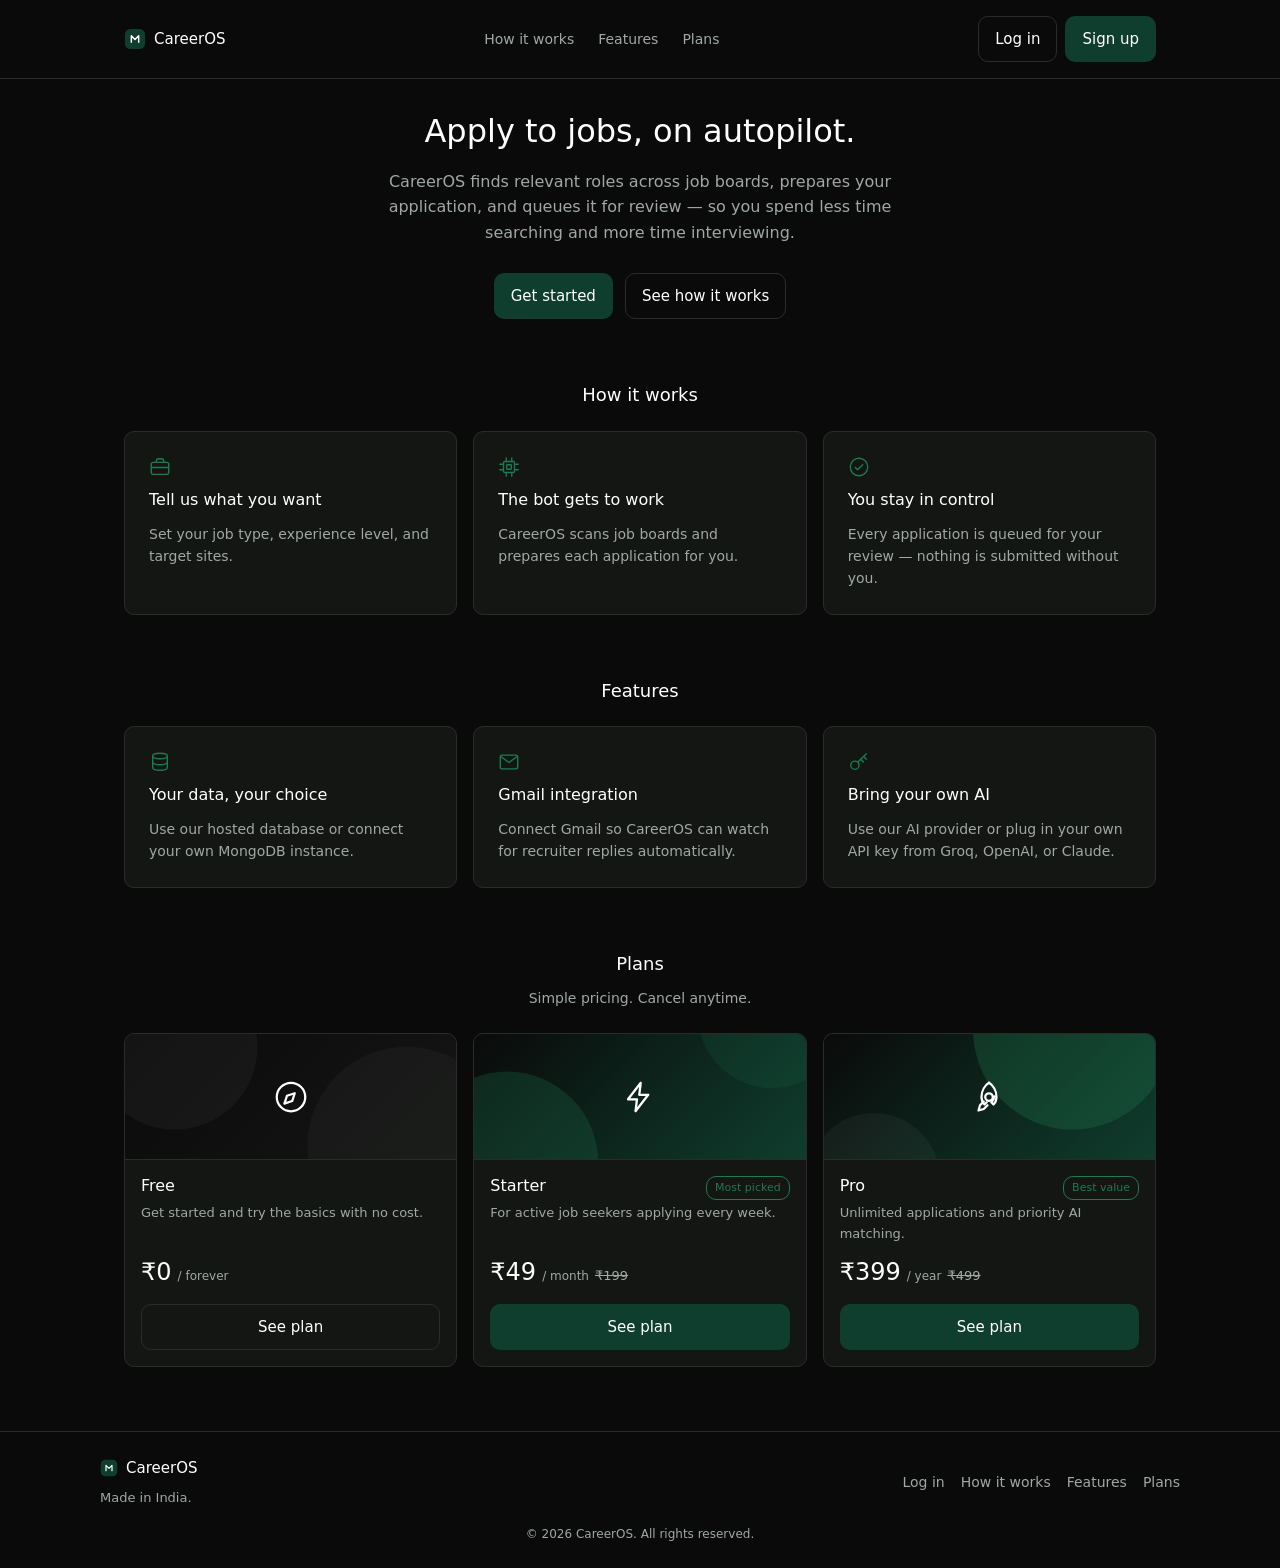
<file: index.html>
<!DOCTYPE html>
<html lang="en">
<head>
  <meta charset="UTF-8" />
  <meta name="viewport" content="width=device-width, initial-scale=1.0" />
  <title>CareerOS — Apply to jobs on autopilot</title>
  <link rel="icon" type="image/x-icon" href="assets/favicon/favicon.ico" />
  <link rel="icon" type="image/png" sizes="32x32" href="assets/favicon/favicon-32x32.png" />
  <link rel="icon" type="image/png" sizes="16x16" href="assets/favicon/favicon-16x16.png" />
  <link rel="apple-touch-icon" sizes="180x180" href="assets/favicon/apple-touch-icon.png" />
  <link rel="manifest" href="assets/favicon/site.webmanifest" />
  <meta name="theme-color" content="#0F3D2E" />
  <meta name="description" content="CareerOS automates your job search — apply to roles across LinkedIn, Indeed, Naukri and more, track every application, and never miss a recruiter reply." />
  <meta property="og:type" content="website" />
  <meta property="og:site_name" content="CareerOS" />
  <meta property="og:title" content="CareerOS — Apply to jobs on autopilot" />
  <meta property="og:description" content="Automate your job search, track applications in real time, and catch every recruiter reply — all from one dashboard." />
  <meta property="og:image" content="assets/favicon/android-chrome-512x512.png" />
  <meta name="twitter:card" content="summary" />
  <meta name="twitter:title" content="CareerOS — Apply to jobs on autopilot" />
  <meta name="twitter:description" content="Automate your job search, track applications in real time, and catch every recruiter reply." />
  <meta name="twitter:image" content="assets/favicon/android-chrome-512x512.png" />
  <link rel="stylesheet" href="css/tokens.css" />
  <link rel="stylesheet" href="css/global.css" />
  <link rel="stylesheet" href="css/home.css" />
</head>
<body>
  <!-- Top nav -->
  <header class="top-nav">
    <div class="top-nav__inner">
      <a class="top-nav__logo" href="index.html">
        <img src="assets/logo.svg" alt="CareerOS" width="22" height="22" />
        <span>CareerOS</span>
      </a>
      <nav class="top-nav__links">
        <a href="#how-it-works">How it works</a>
        <a href="#features">Features</a>
        <a href="#plans">Plans</a>
      </nav>
      <div class="top-nav__auth">
        <a class="btn btn-secondary top-nav__cta" href="auth/login.html">Log in</a>
        <a class="btn btn-primary top-nav__cta" href="auth/login.html#signup">Sign up</a>
      </div>
    </div>
  </header>

  <!-- Hero -->
  <main>
    <section class="hero">
      <h1>Apply to jobs, on autopilot.</h1>
      <p class="hero__subtitle">
        CareerOS finds relevant roles across job boards, prepares your application, and
        queues it for review — so you spend less time searching and more time interviewing.
      </p>
      <div class="hero__actions">
        <a class="btn btn-primary" href="auth/login.html#signup">Get started</a>
        <a class="btn btn-secondary" href="#how-it-works">See how it works</a>
      </div>
    </section>

    <!-- How it works -->
    <section class="section" id="how-it-works">
      <h2>How it works</h2>
      <div class="steps-grid">
        <div class="card step-card">
          <span class="step-card__icon" data-icon="briefcase"></span>
          <h3>Tell us what you want</h3>
          <p>Set your job type, experience level, and target sites.</p>
        </div>
        <div class="card step-card">
          <span class="step-card__icon" data-icon="cpu"></span>
          <h3>The bot gets to work</h3>
          <p>CareerOS scans job boards and prepares each application for you.</p>
        </div>
        <div class="card step-card">
          <span class="step-card__icon" data-icon="check-circle"></span>
          <h3>You stay in control</h3>
          <p>Every application is queued for your review — nothing is submitted without you.</p>
        </div>
      </div>
    </section>

    <!-- Features -->
    <section class="section" id="features">
      <h2>Features</h2>
      <div class="features-grid">
        <div class="card feature-card">
          <span class="feature-card__icon" data-icon="database"></span>
          <h3>Your data, your choice</h3>
          <p>Use our hosted database or connect your own MongoDB instance.</p>
        </div>
        <div class="card feature-card">
          <span class="feature-card__icon" data-icon="mail"></span>
          <h3>Gmail integration</h3>
          <p>Connect Gmail so CareerOS can watch for recruiter replies automatically.</p>
        </div>
        <div class="card feature-card">
          <span class="feature-card__icon" data-icon="key"></span>
          <h3>Bring your own AI</h3>
          <p>Use our AI provider or plug in your own API key from Groq, OpenAI, or Claude.</p>
        </div>
      </div>
    </section>

    <!-- Plans -->
    <section class="section" id="plans">
      <h2>Plans</h2>
      <p class="plans-subtitle">Simple pricing. Cancel anytime.</p>

      <div class="plans-grid">
        <!-- Free -->
        <div class="plan-card">
          <div class="plan-card__art plan-card__art--free">
            <svg viewBox="0 0 200 120" class="plan-card__pattern" preserveAspectRatio="xMidYMid slice">
              <circle cx="30" cy="30" r="50" fill="rgba(255,255,255,0.04)" />
              <circle cx="170" cy="90" r="60" fill="rgba(255,255,255,0.03)" />
            </svg>
            <span class="plan-card__icon" data-icon="compass"></span>
          </div>
          <div class="plan-card__body">
            <h3>Free</h3>
            <p class="plan-card__desc">Get started and try the basics with no cost.</p>
            <div class="plan-card__price">
              <span class="plan-card__amount">₹0</span>
              <span class="plan-card__period">/ forever</span>
            </div>
            <a class="btn btn-secondary plan-card__cta" href="payment/plans.html?plan=free">See plan</a>
          </div>
        </div>

        <!-- 49 plan -->
        <div class="plan-card">
          <div class="plan-card__art plan-card__art--starter">
            <svg viewBox="0 0 200 120" class="plan-card__pattern" preserveAspectRatio="xMidYMid slice">
              <circle cx="20" cy="100" r="55" fill="rgba(31,122,82,0.25)" />
              <circle cx="180" cy="10" r="45" fill="rgba(31,122,82,0.15)" />
            </svg>
            <span class="plan-card__icon" data-icon="zap"></span>
          </div>
          <div class="plan-card__body">
            <div class="plan-card__badge">Most picked</div>
            <h3>Starter</h3>
            <p class="plan-card__desc">For active job seekers applying every week.</p>
            <div class="plan-card__price">
              <span class="plan-card__amount">₹49</span>
              <span class="plan-card__period">/ month</span>
              <span class="plan-card__strike">₹199</span>
            </div>
            <a class="btn btn-primary plan-card__cta" href="payment/plans.html?plan=starter">See plan</a>
          </div>
        </div>

        <!-- 399 plan -->
        <div class="plan-card">
          <div class="plan-card__art plan-card__art--pro">
            <svg viewBox="0 0 200 120" class="plan-card__pattern" preserveAspectRatio="xMidYMid slice">
              <circle cx="150" cy="20" r="60" fill="rgba(31,122,82,0.3)" />
              <circle cx="30" cy="110" r="40" fill="rgba(255,255,255,0.04)" />
            </svg>
            <span class="plan-card__icon" data-icon="rocket"></span>
          </div>
          <div class="plan-card__body">
            <div class="plan-card__badge">Best value</div>
            <h3>Pro</h3>
            <p class="plan-card__desc">Unlimited applications and priority AI matching.</p>
            <div class="plan-card__price">
              <span class="plan-card__amount">₹399</span>
              <span class="plan-card__period">/ year</span>
              <span class="plan-card__strike">₹499</span>
            </div>
            <a class="btn btn-primary plan-card__cta" href="payment/plans.html?plan=pro">See plan</a>
          </div>
        </div>
      </div>
    </section>
  </main>

  <!-- Footer -->
  <footer class="site-footer">
    <div class="site-footer__inner">
      <div class="site-footer__brand">
        <span class="top-nav__logo">
          <img src="assets/logo.svg" alt="CareerOS" width="18" height="18" />
          <span>CareerOS</span>
        </span>
        <p>Made in India.</p>
      </div>
      <div class="site-footer__links">
        <a href="auth/login.html">Log in</a>
        <a href="#how-it-works">How it works</a>
        <a href="#features">Features</a>
        <a href="#plans">Plans</a>
      </div>
    </div>
    <p class="site-footer__copyright">© 2026 CareerOS. All rights reserved.</p>
  </footer>

  <script type="module" src="js/pages/home.js"></script>
</body>
</html>
</file>
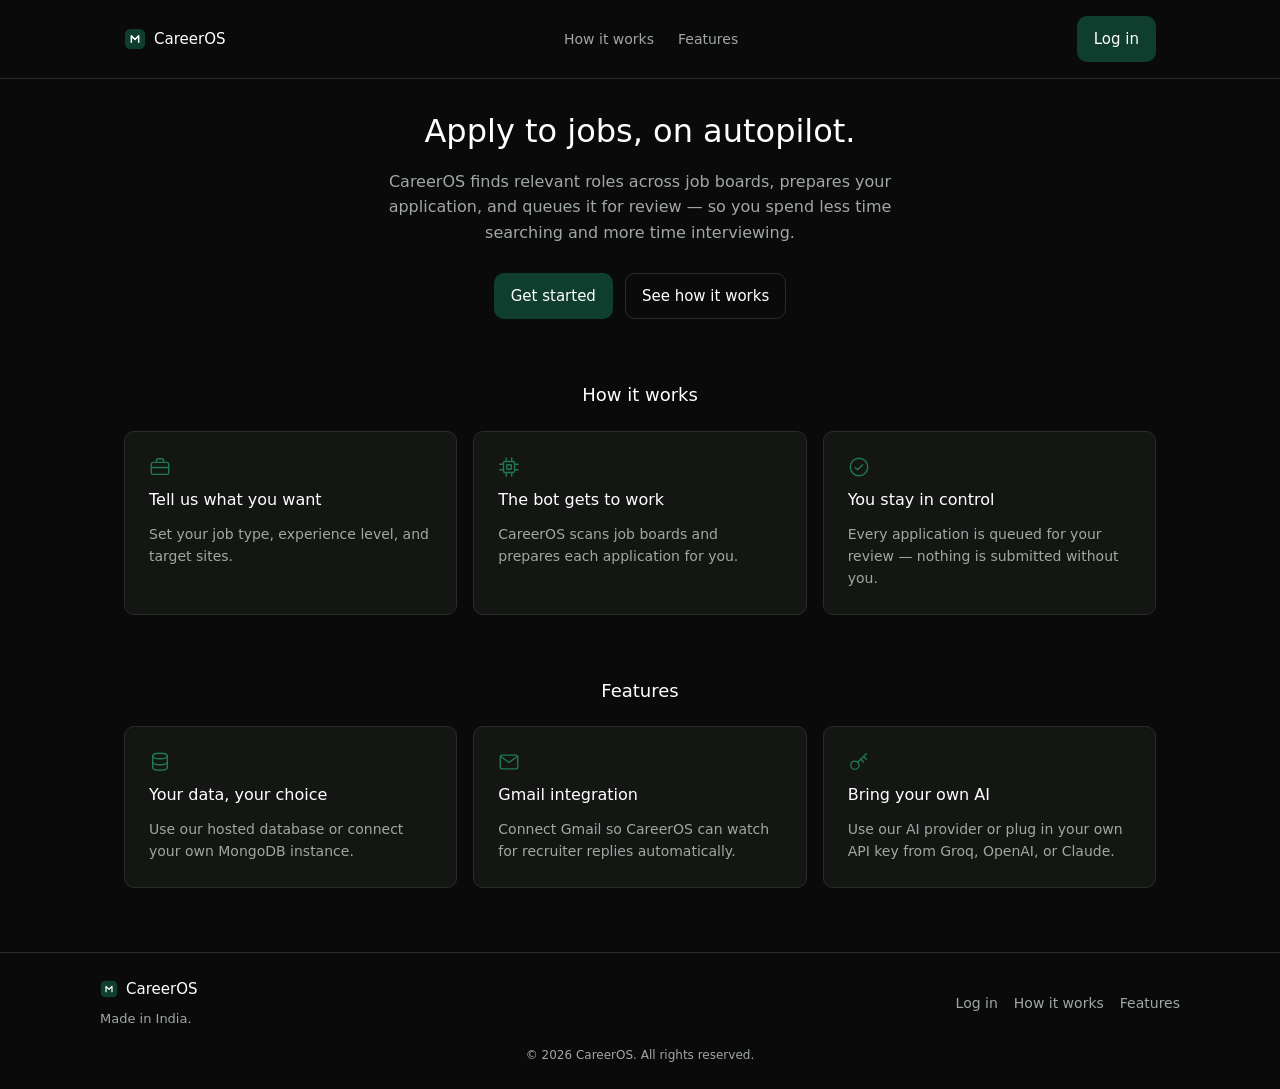
<file: home.html>
<!DOCTYPE html>
<html lang="en">
<head>
  <meta charset="UTF-8" />
  <meta name="viewport" content="width=device-width, initial-scale=1.0" />
  <title>CareerOS — Apply to jobs on autopilot</title>
  <link rel="stylesheet" href="css/tokens.css" />
  <link rel="stylesheet" href="css/global.css" />
  <link rel="stylesheet" href="css/home.css" />
</head>
<body>
  <!-- Top nav -->
  <header class="top-nav">
    <div class="top-nav__inner">
      <a class="top-nav__logo" href="home.html">
        <img src="assets/logo.svg" alt="CareerOS" width="22" height="22" />
        <span>CareerOS</span>
      </a>
      <nav class="top-nav__links">
        <a href="#how-it-works">How it works</a>
        <a href="#features">Features</a>
      </nav>
      <a class="btn btn-primary top-nav__cta" href="index.html">Log in</a>
    </div>
  </header>

  <!-- Hero -->
  <main>
    <section class="hero">
      <h1>Apply to jobs, on autopilot.</h1>
      <p class="hero__subtitle">
        CareerOS finds relevant roles across job boards, prepares your application, and
        queues it for review — so you spend less time searching and more time interviewing.
      </p>
      <div class="hero__actions">
        <a class="btn btn-primary" href="index.html">Get started</a>
        <a class="btn btn-secondary" href="#how-it-works">See how it works</a>
      </div>
    </section>

    <!-- How it works -->
    <section class="section" id="how-it-works">
      <h2>How it works</h2>
      <div class="steps-grid">
        <div class="card step-card">
          <span class="step-card__icon" data-icon="briefcase"></span>
          <h3>Tell us what you want</h3>
          <p>Set your job type, experience level, and target sites.</p>
        </div>
        <div class="card step-card">
          <span class="step-card__icon" data-icon="cpu"></span>
          <h3>The bot gets to work</h3>
          <p>CareerOS scans job boards and prepares each application for you.</p>
        </div>
        <div class="card step-card">
          <span class="step-card__icon" data-icon="check-circle"></span>
          <h3>You stay in control</h3>
          <p>Every application is queued for your review — nothing is submitted without you.</p>
        </div>
      </div>
    </section>

    <!-- Features -->
    <section class="section" id="features">
      <h2>Features</h2>
      <div class="features-grid">
        <div class="card feature-card">
          <span class="feature-card__icon" data-icon="database"></span>
          <h3>Your data, your choice</h3>
          <p>Use our hosted database or connect your own MongoDB instance.</p>
        </div>
        <div class="card feature-card">
          <span class="feature-card__icon" data-icon="mail"></span>
          <h3>Gmail integration</h3>
          <p>Connect Gmail so CareerOS can watch for recruiter replies automatically.</p>
        </div>
        <div class="card feature-card">
          <span class="feature-card__icon" data-icon="key"></span>
          <h3>Bring your own AI</h3>
          <p>Use our AI provider or plug in your own API key from Groq, OpenAI, or Claude.</p>
        </div>
      </div>
    </section>
  </main>

  <!-- Footer -->
  <footer class="site-footer">
    <div class="site-footer__inner">
      <div class="site-footer__brand">
        <span class="top-nav__logo">
          <img src="assets/logo.svg" alt="CareerOS" width="18" height="18" />
          <span>CareerOS</span>
        </span>
        <p>Made in India.</p>
      </div>
      <div class="site-footer__links">
        <a href="index.html">Log in</a>
        <a href="#how-it-works">How it works</a>
        <a href="#features">Features</a>
      </div>
    </div>
    <p class="site-footer__copyright">© 2026 CareerOS. All rights reserved.</p>
  </footer>

  <script type="module" src="js/pages/home.js"></script>
</body>
</html>
</file>
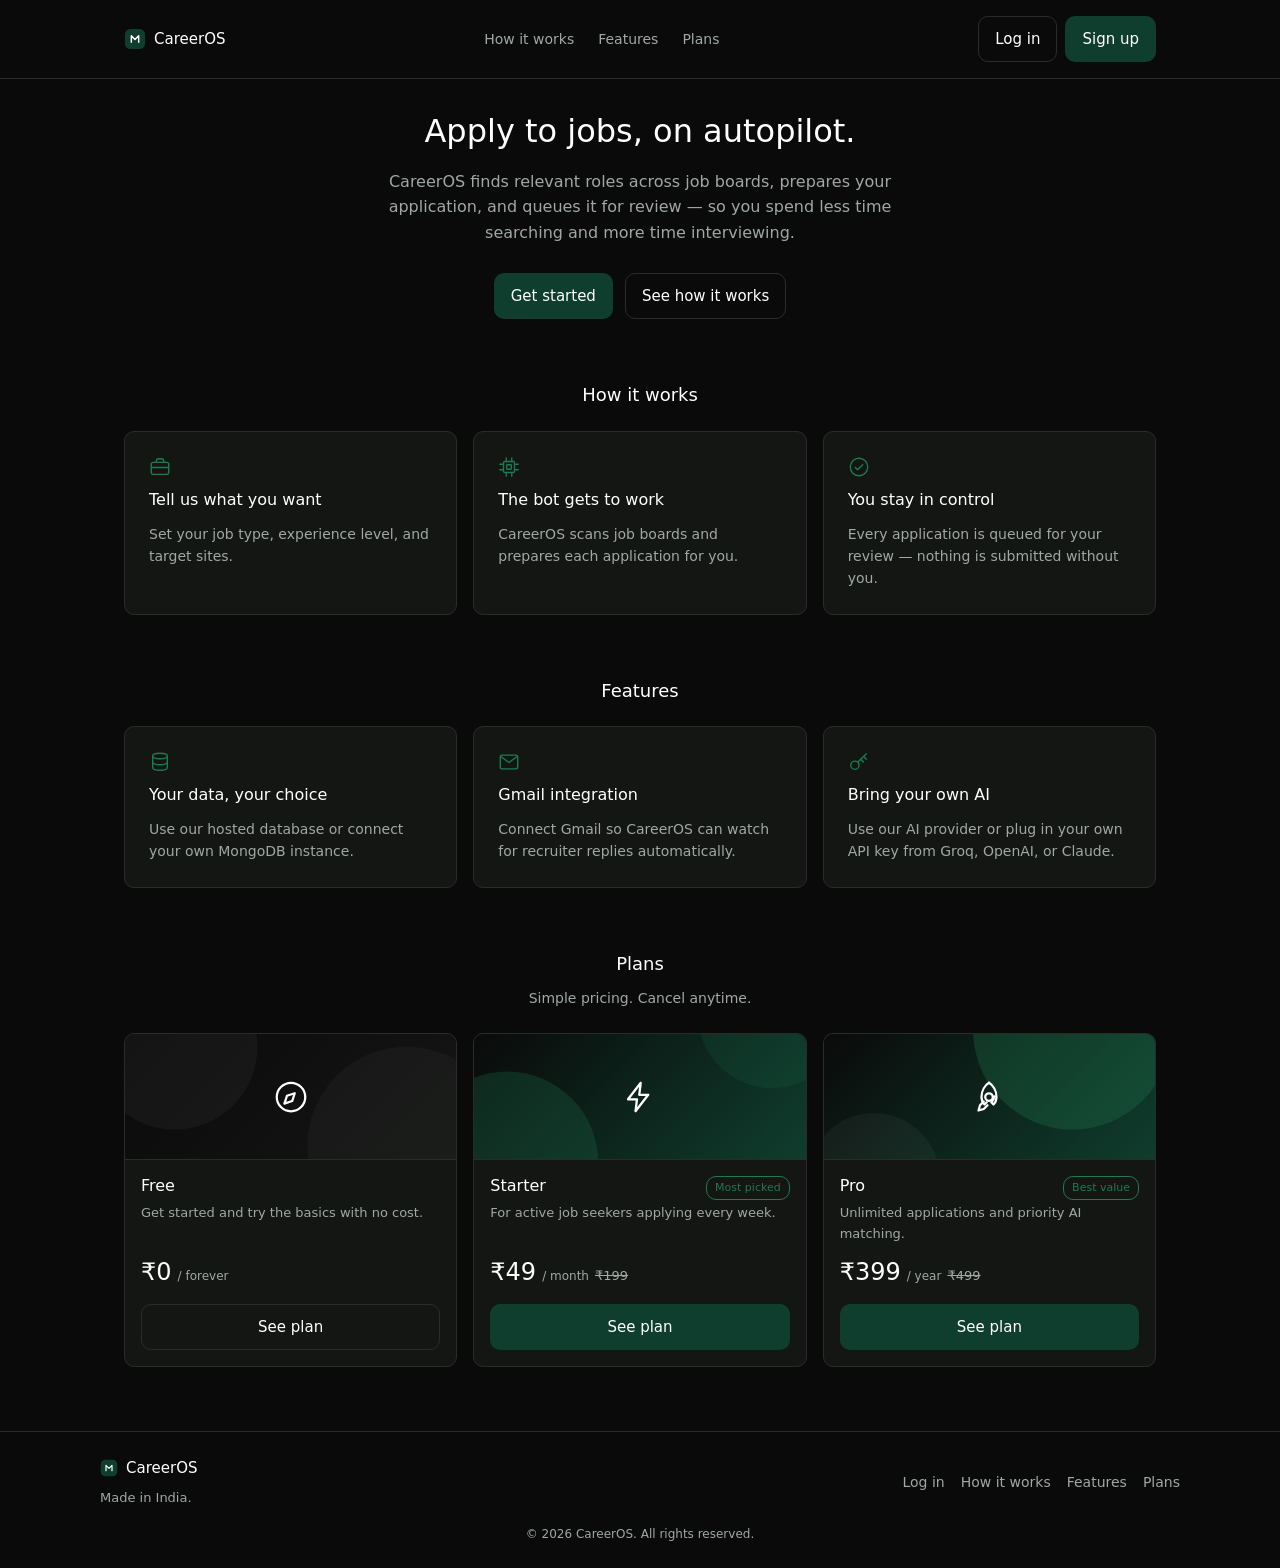
<file: app/app.html>
<!DOCTYPE html>
<html lang="en">
<head>
  <meta charset="UTF-8" />
  <meta name="viewport" content="width=device-width, initial-scale=1.0" />
  <title>CareerOS</title>
  <link rel="icon" type="image/x-icon" href="../assets/favicon/favicon.ico" />
  <link rel="icon" type="image/png" sizes="32x32" href="../assets/favicon/favicon-32x32.png" />
  <link rel="icon" type="image/png" sizes="16x16" href="../assets/favicon/favicon-16x16.png" />
  <link rel="apple-touch-icon" sizes="180x180" href="../assets/favicon/apple-touch-icon.png" />
  <link rel="manifest" href="../assets/favicon/site.webmanifest" />
  <meta name="theme-color" content="#0F3D2E" />
  <meta name="description" content="CareerOS automates your job search — apply to roles across LinkedIn, Indeed, Naukri and more, track every application, and never miss a recruiter reply." />
  <meta property="og:type" content="website" />
  <meta property="og:site_name" content="CareerOS" />
  <meta property="og:title" content="CareerOS — Apply to jobs on autopilot" />
  <meta property="og:description" content="Automate your job search, track applications in real time, and catch every recruiter reply — all from one dashboard." />
  <meta property="og:image" content="../assets/favicon/android-chrome-512x512.png" />
  <meta name="twitter:card" content="summary" />
  <meta name="twitter:title" content="CareerOS — Apply to jobs on autopilot" />
  <meta name="twitter:description" content="Automate your job search, track applications in real time, and catch every recruiter reply." />
  <meta name="twitter:image" content="../assets/favicon/android-chrome-512x512.png" />
  <link rel="stylesheet" href="../css/tokens.css" />
  <link rel="stylesheet" href="../css/global.css" />
  <link rel="stylesheet" href="../css/dashboard.css" />
  <link rel="stylesheet" href="../css/job-request.css" />
  <link rel="stylesheet" href="../css/chat.css?v=1783772172" />
  <link rel="stylesheet" href="../css/settings.css" />
  <link rel="stylesheet" href="../css/profile.css" />
</head>
<body>
  <div class="page-layout" id="page-layout">
    <!-- Sidebar rendered once by sidebar.js — never re-rendered on navigation -->

    <main class="page-layout__main">
      <div id="view-root"></div>
    </main>
  </div>

  <script type="module" src="../js/app.js"></script>
</body>
</html>
</file>
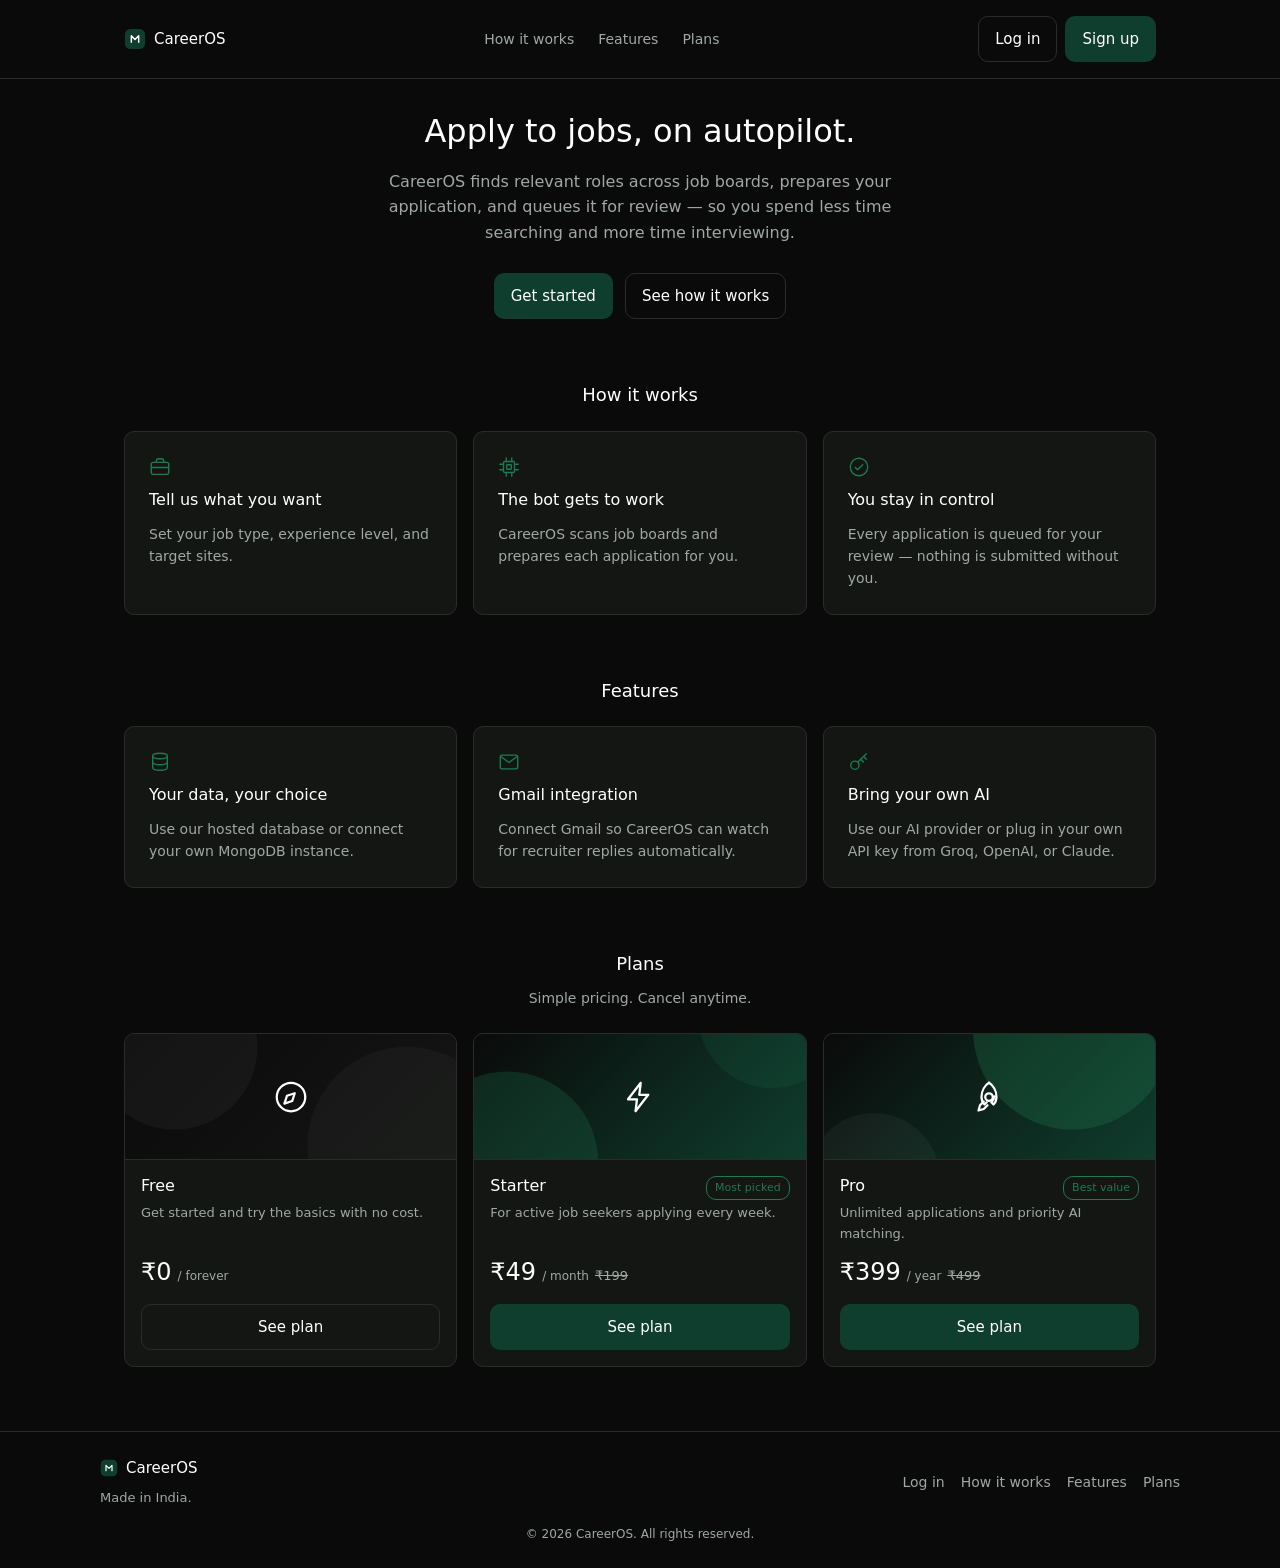
<file: app/dashboard.html>
<!DOCTYPE html>
<html lang="en">
<head>
  <meta charset="UTF-8" />
  <meta http-equiv="refresh" content="0; url=app.html#/dashboard" />
  <title>CareerOS</title>
  <link rel="icon" type="image/x-icon" href="../assets/favicon/favicon.ico" />
  <link rel="icon" type="image/png" sizes="32x32" href="../assets/favicon/favicon-32x32.png" />
  <link rel="icon" type="image/png" sizes="16x16" href="../assets/favicon/favicon-16x16.png" />
  <link rel="apple-touch-icon" sizes="180x180" href="../assets/favicon/apple-touch-icon.png" />
  <link rel="manifest" href="../assets/favicon/site.webmanifest" />
  <meta name="theme-color" content="#0F3D2E" />
  <meta name="description" content="CareerOS automates your job search — apply to roles across LinkedIn, Indeed, Naukri and more, track every application, and never miss a recruiter reply." />
  <meta property="og:type" content="website" />
  <meta property="og:site_name" content="CareerOS" />
  <meta property="og:title" content="CareerOS — Apply to jobs on autopilot" />
  <meta property="og:description" content="Automate your job search, track applications in real time, and catch every recruiter reply — all from one dashboard." />
  <meta property="og:image" content="../assets/favicon/android-chrome-512x512.png" />
  <meta name="twitter:card" content="summary" />
  <meta name="twitter:title" content="CareerOS — Apply to jobs on autopilot" />
  <meta name="twitter:description" content="Automate your job search, track applications in real time, and catch every recruiter reply." />
  <meta name="twitter:image" content="../assets/favicon/android-chrome-512x512.png" />
</head>
<body>
  <script>window.location.replace('app.html#/dashboard');</script>
</body>
</html>
</file>
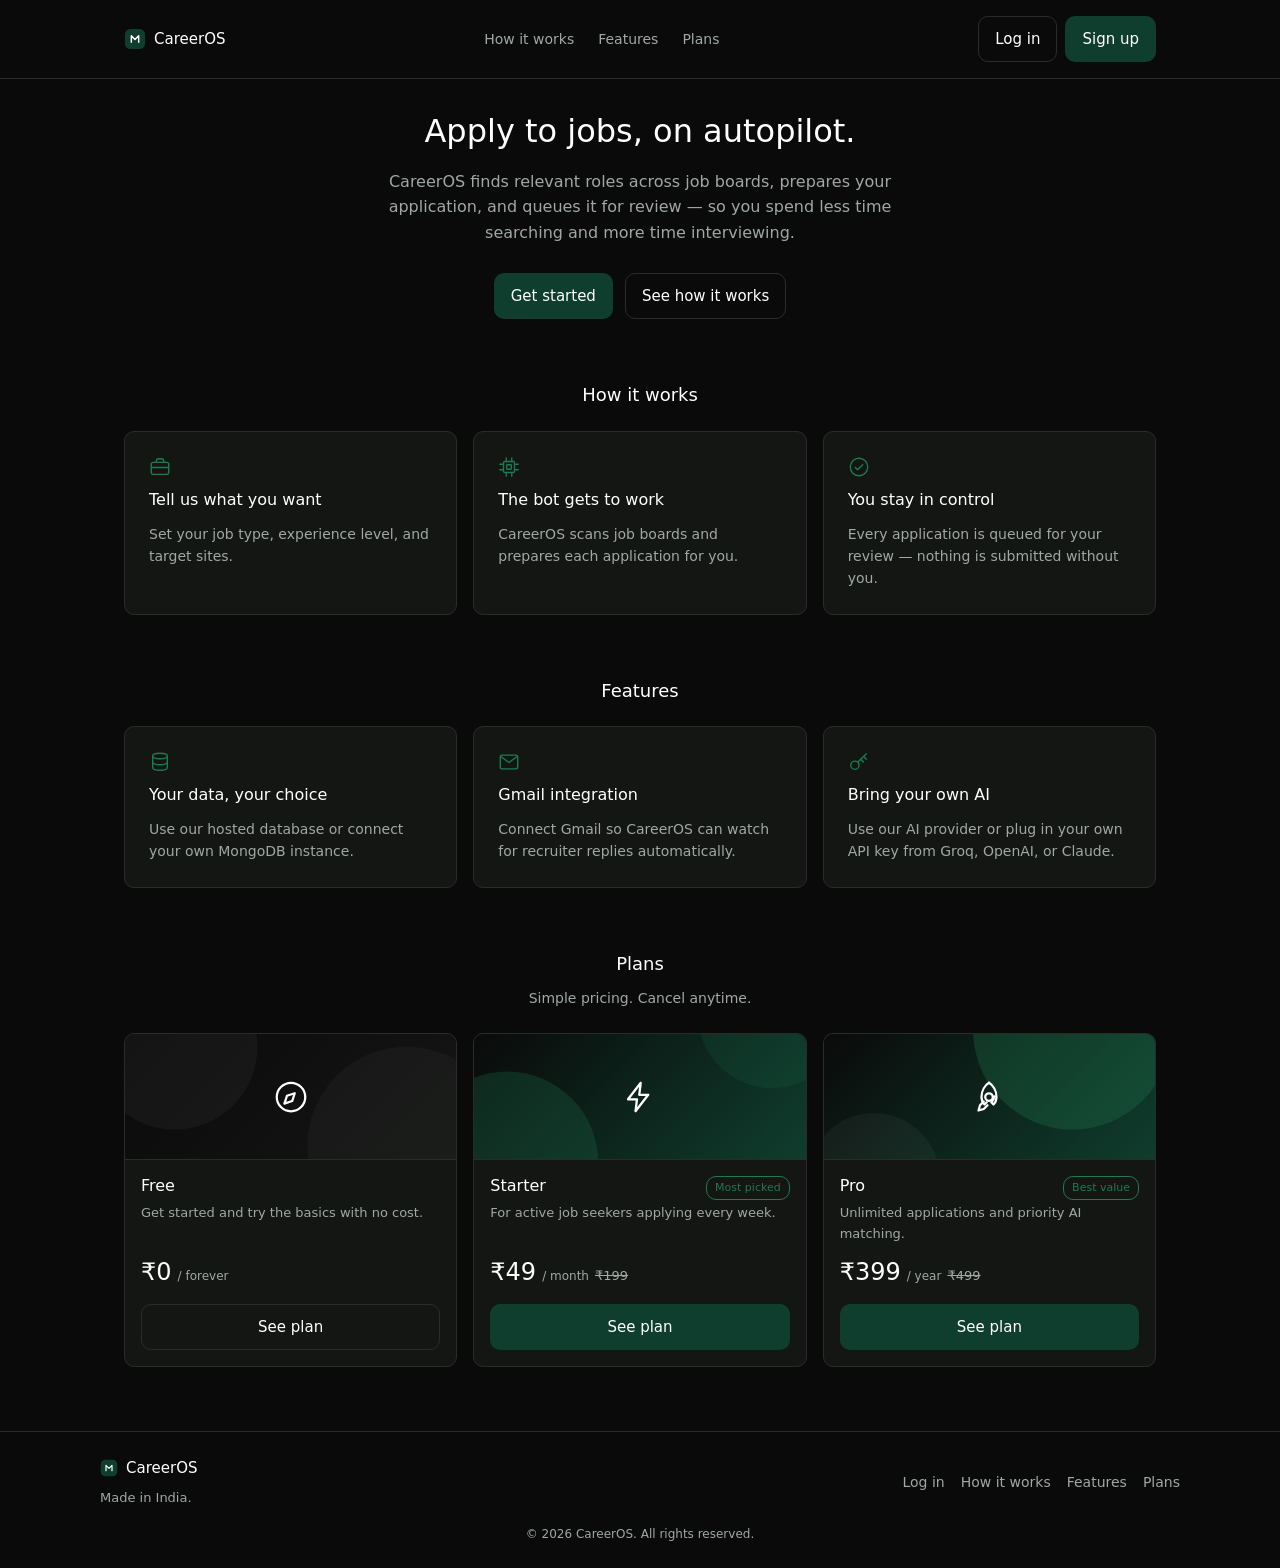
<file: app/job-request.html>
<!DOCTYPE html>
<html lang="en">
<head>
  <meta charset="UTF-8" />
  <meta http-equiv="refresh" content="0; url=app.html#/job-request" />
  <title>CareerOS</title>
  <link rel="icon" type="image/x-icon" href="../assets/favicon/favicon.ico" />
  <link rel="icon" type="image/png" sizes="32x32" href="../assets/favicon/favicon-32x32.png" />
  <link rel="icon" type="image/png" sizes="16x16" href="../assets/favicon/favicon-16x16.png" />
  <link rel="apple-touch-icon" sizes="180x180" href="../assets/favicon/apple-touch-icon.png" />
  <link rel="manifest" href="../assets/favicon/site.webmanifest" />
  <meta name="theme-color" content="#0F3D2E" />
  <meta name="description" content="CareerOS automates your job search — apply to roles across LinkedIn, Indeed, Naukri and more, track every application, and never miss a recruiter reply." />
  <meta property="og:type" content="website" />
  <meta property="og:site_name" content="CareerOS" />
  <meta property="og:title" content="CareerOS — Apply to jobs on autopilot" />
  <meta property="og:description" content="Automate your job search, track applications in real time, and catch every recruiter reply — all from one dashboard." />
  <meta property="og:image" content="../assets/favicon/android-chrome-512x512.png" />
  <meta name="twitter:card" content="summary" />
  <meta name="twitter:title" content="CareerOS — Apply to jobs on autopilot" />
  <meta name="twitter:description" content="Automate your job search, track applications in real time, and catch every recruiter reply." />
  <meta name="twitter:image" content="../assets/favicon/android-chrome-512x512.png" />
</head>
<body>
  <script>window.location.replace('app.html#/job-request');</script>
</body>
</html>
</file>
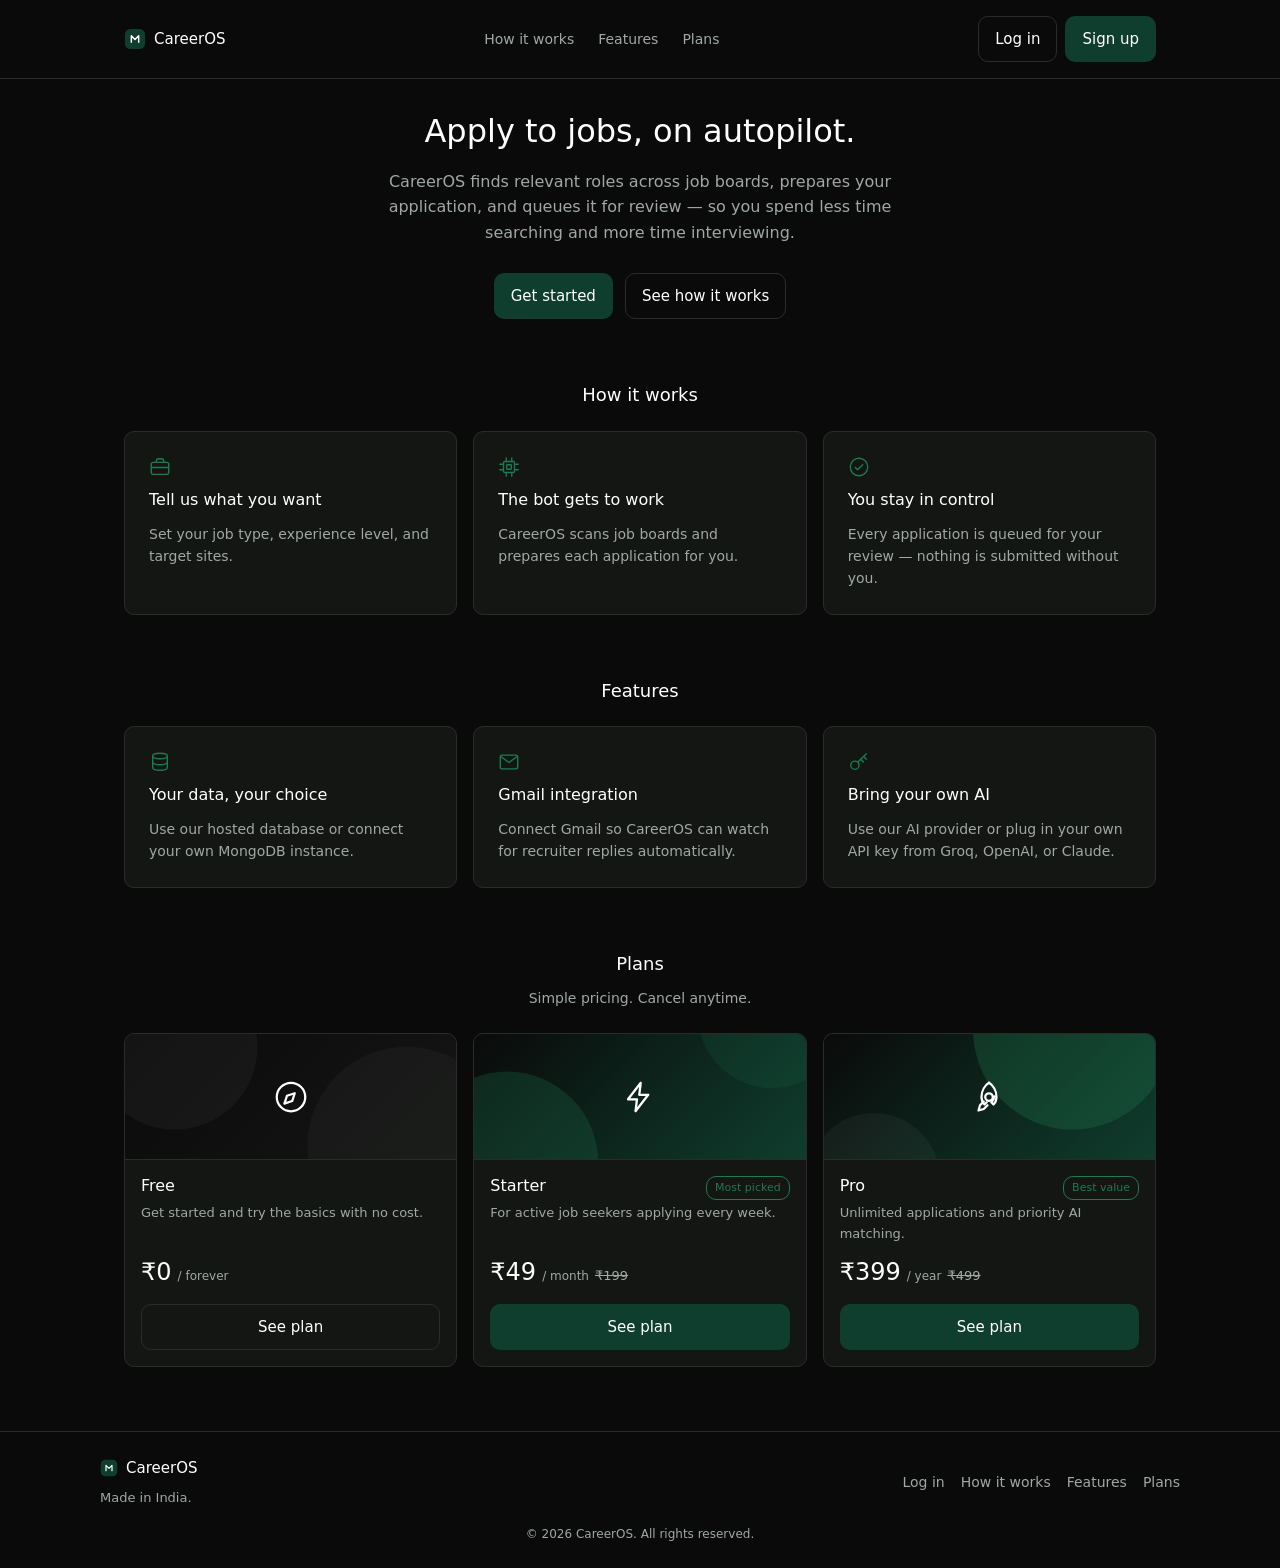
<file: app/settings.html>
<!DOCTYPE html>
<html lang="en">
<head>
  <meta charset="UTF-8" />
  <meta http-equiv="refresh" content="0; url=app.html#/settings" />
  <title>CareerOS</title>
  <link rel="icon" type="image/x-icon" href="../assets/favicon/favicon.ico" />
  <link rel="icon" type="image/png" sizes="32x32" href="../assets/favicon/favicon-32x32.png" />
  <link rel="icon" type="image/png" sizes="16x16" href="../assets/favicon/favicon-16x16.png" />
  <link rel="apple-touch-icon" sizes="180x180" href="../assets/favicon/apple-touch-icon.png" />
  <link rel="manifest" href="../assets/favicon/site.webmanifest" />
  <meta name="theme-color" content="#0F3D2E" />
  <meta name="description" content="CareerOS automates your job search — apply to roles across LinkedIn, Indeed, Naukri and more, track every application, and never miss a recruiter reply." />
  <meta property="og:type" content="website" />
  <meta property="og:site_name" content="CareerOS" />
  <meta property="og:title" content="CareerOS — Apply to jobs on autopilot" />
  <meta property="og:description" content="Automate your job search, track applications in real time, and catch every recruiter reply — all from one dashboard." />
  <meta property="og:image" content="../assets/favicon/android-chrome-512x512.png" />
  <meta name="twitter:card" content="summary" />
  <meta name="twitter:title" content="CareerOS — Apply to jobs on autopilot" />
  <meta name="twitter:description" content="Automate your job search, track applications in real time, and catch every recruiter reply." />
  <meta name="twitter:image" content="../assets/favicon/android-chrome-512x512.png" />
</head>
<body>
  <script>window.location.replace('app.html#/settings');</script>
</body>
</html>
</file>
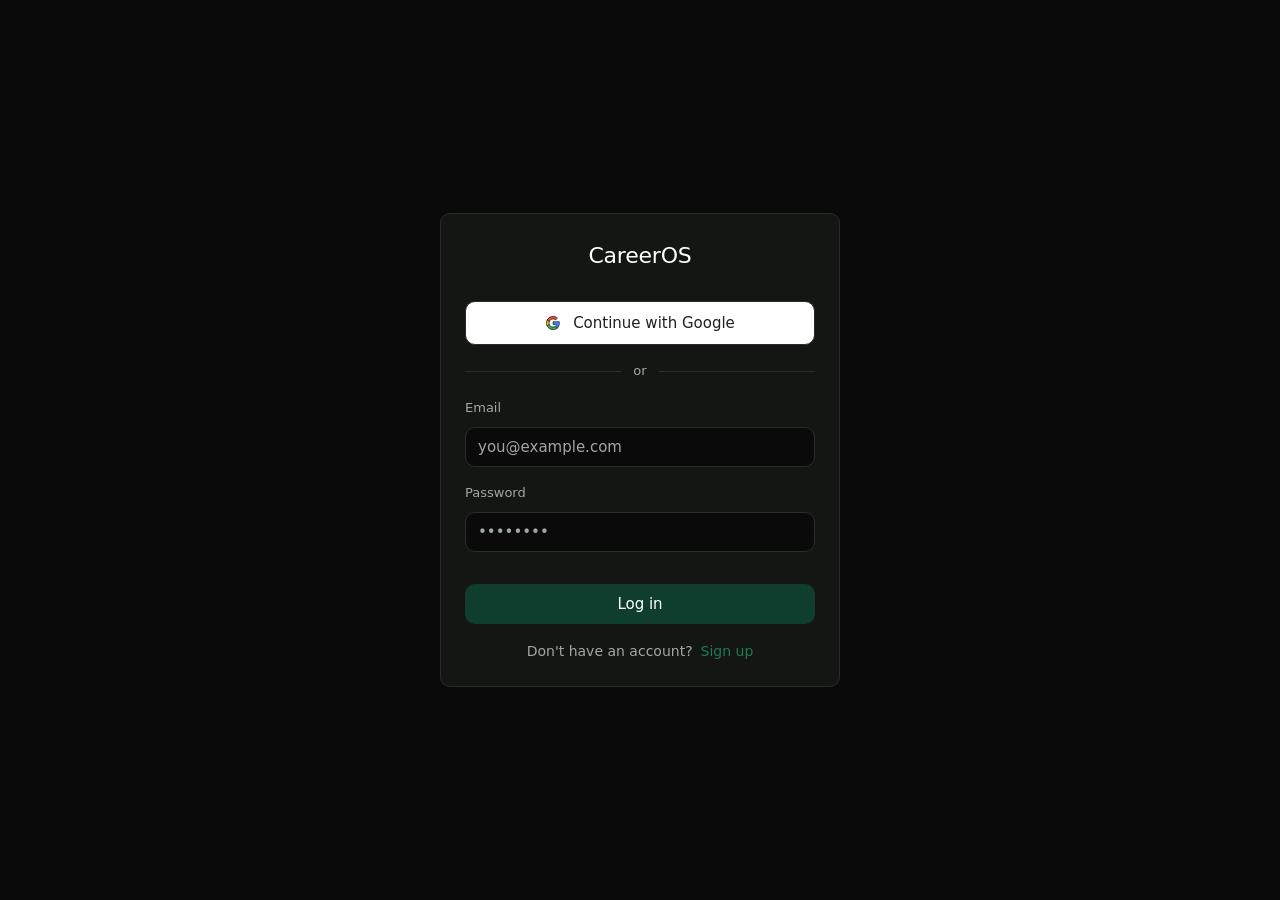
<file: auth/login.html>
<!DOCTYPE html>
<html lang="en">
<head>
  <meta charset="UTF-8" />
  <meta name="viewport" content="width=device-width, initial-scale=1.0" />
  <title>CareerOS — Log in</title>
  <link rel="icon" type="image/x-icon" href="../assets/favicon/favicon.ico" />
  <link rel="icon" type="image/png" sizes="32x32" href="../assets/favicon/favicon-32x32.png" />
  <link rel="icon" type="image/png" sizes="16x16" href="../assets/favicon/favicon-16x16.png" />
  <link rel="apple-touch-icon" sizes="180x180" href="../assets/favicon/apple-touch-icon.png" />
  <link rel="manifest" href="../assets/favicon/site.webmanifest" />
  <meta name="theme-color" content="#0F3D2E" />
  <meta name="description" content="CareerOS automates your job search — apply to roles across LinkedIn, Indeed, Naukri and more, track every application, and never miss a recruiter reply." />
  <meta property="og:type" content="website" />
  <meta property="og:site_name" content="CareerOS" />
  <meta property="og:title" content="CareerOS — Apply to jobs on autopilot" />
  <meta property="og:description" content="Automate your job search, track applications in real time, and catch every recruiter reply — all from one dashboard." />
  <meta property="og:image" content="../assets/favicon/android-chrome-512x512.png" />
  <meta name="twitter:card" content="summary" />
  <meta name="twitter:title" content="CareerOS — Apply to jobs on autopilot" />
  <meta name="twitter:description" content="Automate your job search, track applications in real time, and catch every recruiter reply." />
  <meta name="twitter:image" content="../assets/favicon/android-chrome-512x512.png" />
  <link rel="stylesheet" href="../css/tokens.css" />
  <link rel="stylesheet" href="../css/global.css" />
  <link rel="stylesheet" href="../css/login.css" />
</head>
<body>
  <div class="login-page">
    <div class="card login-card">
      <div class="login-card__logo">
        <span class="login-card__wordmark">CareerOS</span>
      </div>

      <!--
        NOTE: The Google button below intentionally breaks from the app's color system
        (--bg / --surface / --accent etc). Google's brand guidelines require their
        "Continue with Google" button to use a white/light background with the official
        4-color G logo — this is the one deliberate exception to the design system.
      -->
      <button type="button" class="btn btn-google" id="google-login-btn">
        <span id="google-icon-slot"></span>
        <span>Continue with Google</span>
      </button>

      <div class="login-divider">
        <span>or</span>
      </div>

      <form id="login-form" novalidate>
        <div class="input-group">
          <label class="input-label" for="email-input">Email</label>
          <input class="input" type="email" id="email-input" name="email" placeholder="you@example.com" autocomplete="email" required />
        </div>

        <div class="input-group">
          <label class="input-label" for="password-input">Password</label>
          <input class="input" type="password" id="password-input" name="password" placeholder="••••••••" autocomplete="current-password" required />
        </div>

        <div class="input-error" id="form-error" aria-live="polite"></div>

        <button type="submit" class="btn btn-primary login-submit-btn" id="submit-btn">
          Log in
        </button>
      </form>

      <div class="login-toggle">
        <span id="toggle-text">Don't have an account?</span>
        <a href="#" id="toggle-mode-link">Sign up</a>
      </div>
    </div>
  </div>

  <script type="module" src="../js/pages/login.js"></script>
</body>
</html>
</file>
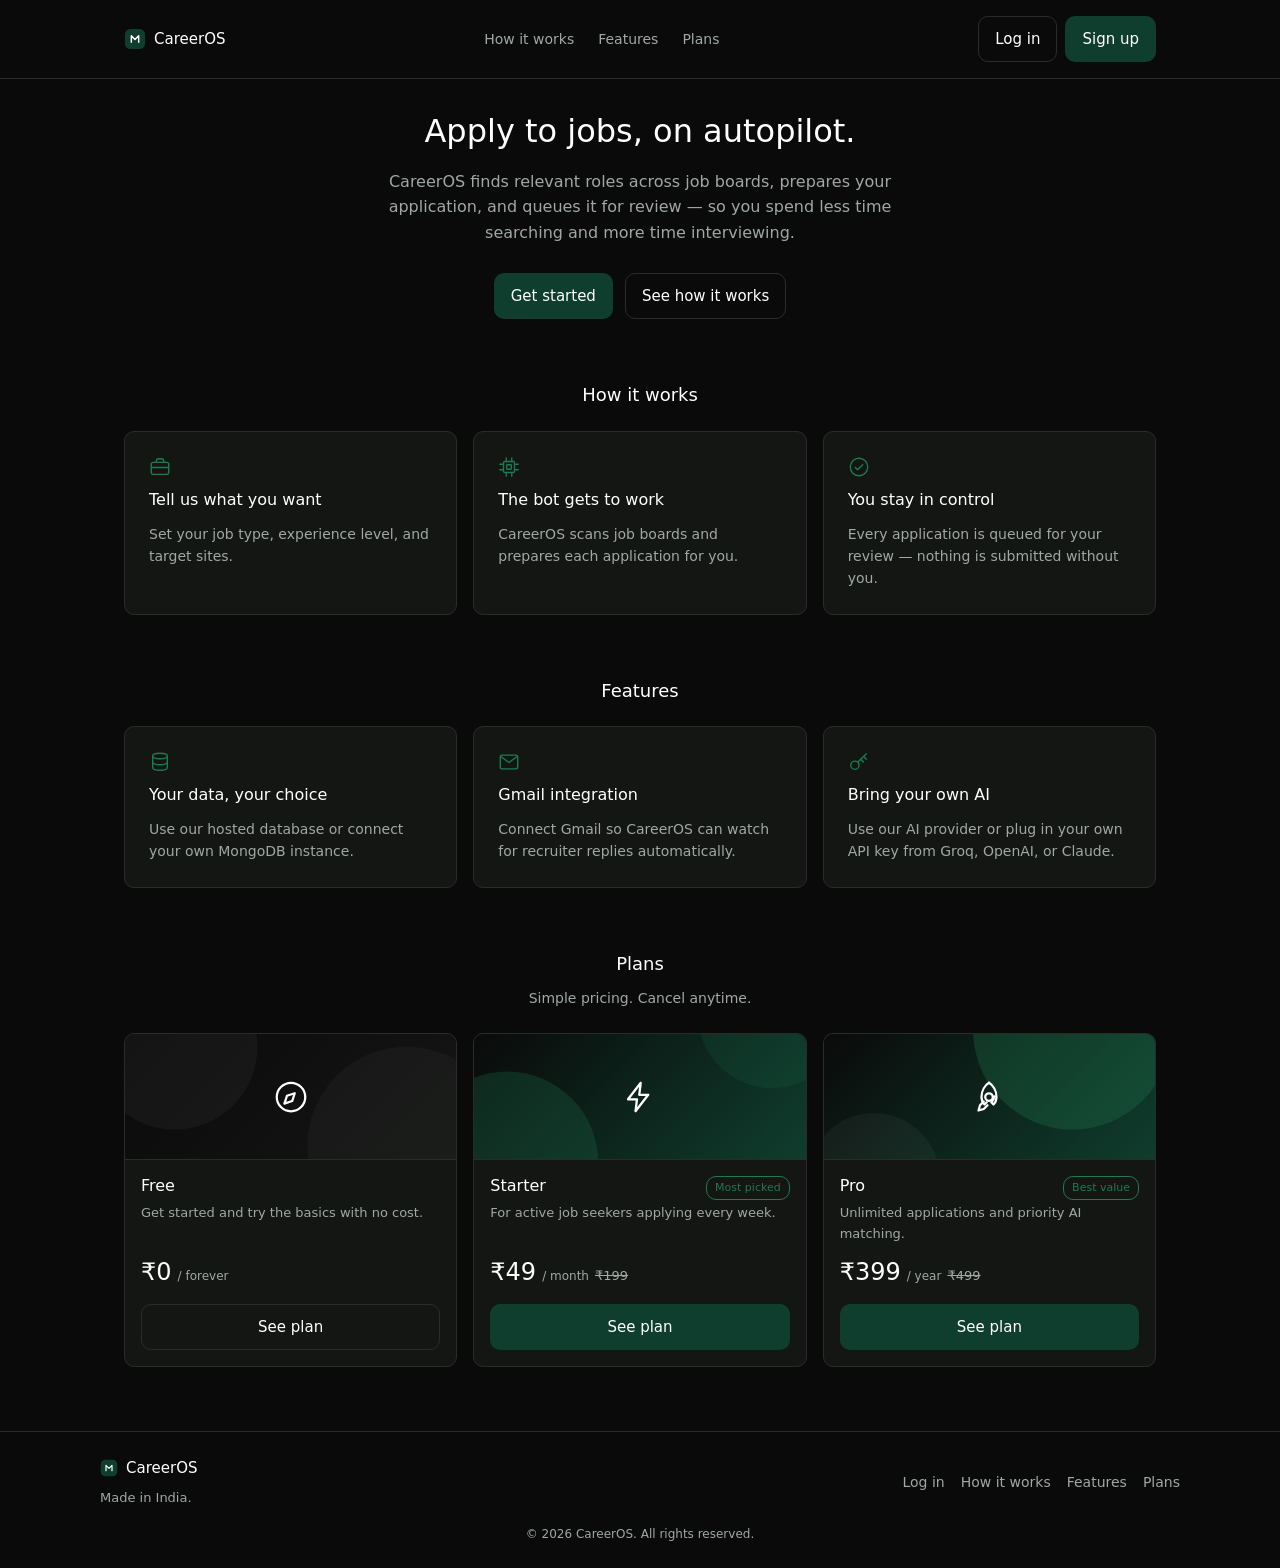
<file: auth/onboarding.html>
<!DOCTYPE html>
<html lang="en">
<head>
  <meta charset="UTF-8" />
  <meta name="viewport" content="width=device-width, initial-scale=1.0" />
  <title>CareerOS — Onboarding</title>
  <link rel="icon" type="image/x-icon" href="../assets/favicon/favicon.ico" />
  <link rel="icon" type="image/png" sizes="32x32" href="../assets/favicon/favicon-32x32.png" />
  <link rel="icon" type="image/png" sizes="16x16" href="../assets/favicon/favicon-16x16.png" />
  <link rel="apple-touch-icon" sizes="180x180" href="../assets/favicon/apple-touch-icon.png" />
  <link rel="manifest" href="../assets/favicon/site.webmanifest" />
  <meta name="theme-color" content="#0F3D2E" />
  <meta name="description" content="CareerOS automates your job search — apply to roles across LinkedIn, Indeed, Naukri and more, track every application, and never miss a recruiter reply." />
  <meta property="og:type" content="website" />
  <meta property="og:site_name" content="CareerOS" />
  <meta property="og:title" content="CareerOS — Apply to jobs on autopilot" />
  <meta property="og:description" content="Automate your job search, track applications in real time, and catch every recruiter reply — all from one dashboard." />
  <meta property="og:image" content="../assets/favicon/android-chrome-512x512.png" />
  <meta name="twitter:card" content="summary" />
  <meta name="twitter:title" content="CareerOS — Apply to jobs on autopilot" />
  <meta name="twitter:description" content="Automate your job search, track applications in real time, and catch every recruiter reply." />
  <meta name="twitter:image" content="../assets/favicon/android-chrome-512x512.png" />
  <link rel="stylesheet" href="../css/tokens.css" />
  <link rel="stylesheet" href="../css/global.css" />
  <link rel="stylesheet" href="../css/onboarding.css" />
</head>
<body>
  <div class="page-layout" id="page-layout">
    <!-- Sidebar injected by sidebar.js. Note: "onboarding" is intentionally NOT a nav
         item (see master prompt nav list) since this is a one-time setup page; the
         sidebar still renders here with no item highlighted, giving the user a way to
         navigate away if they want to explore before finishing setup. -->

    <main class="page-layout__main">
      <div class="onboarding">
        <div class="onboarding__header">
          <h1>Set up your profile</h1>
          <p>Tell us about yourself and add your documents so CareerOS can apply on your behalf.</p>
        </div>

        <!-- Card 1: About you -->
        <section class="card onboarding-card">
          <h2>About you</h2>
          <p class="onboarding-card__hint">A short paragraph describing your background, skills, and what you're looking for.</p>

          <div class="input-group">
            <textarea class="input onboarding-textarea" id="about-textarea" placeholder="I'm a product designer with 5 years of experience..." maxlength="2000"></textarea>
            <div class="onboarding-char-counter" id="char-counter">0 / 2000</div>
          </div>

          <div class="onboarding-card__actions">
            <button type="button" class="btn btn-primary btn-small" id="save-about-btn">Save</button>
          </div>
        </section>

        <!-- Card 2: Documents -->
        <section class="card onboarding-card">
          <h2>Documents</h2>
          <p class="onboarding-card__hint">Add your resume, cover letters, or portfolio links.</p>

          <div class="doc-tabs">
            <button type="button" class="toggle-tab is-active" id="tab-upload" data-tab="upload">Upload file</button>
            <button type="button" class="toggle-tab" id="tab-link" data-tab="link">Paste link</button>
          </div>

          <div class="doc-mode" id="mode-upload">
            <div class="input-group">
              <label class="input-label" for="upload-title-input">Title</label>
              <input class="input" type="text" id="upload-title-input" placeholder="e.g. Resume — Senior PM" />
            </div>
            <div class="input-group">
              <label class="input-label" for="file-input">File</label>
              <label class="file-input-wrapper" for="file-input">
                <span id="file-input-label">Choose a file</span>
              </label>
              <input type="file" id="file-input" class="file-input-native" />
            </div>
            <button type="button" class="btn btn-primary btn-small" id="upload-doc-btn">Upload</button>
          </div>

          <div class="doc-mode" id="mode-link" hidden>
            <div class="input-group">
              <label class="input-label" for="link-title-input">Title</label>
              <input class="input" type="text" id="link-title-input" placeholder="e.g. Portfolio site" />
            </div>
            <div class="input-group">
              <label class="input-label" for="link-url-input">URL</label>
              <input class="input" type="url" id="link-url-input" placeholder="https://..." />
            </div>
            <button type="button" class="btn btn-primary btn-small" id="save-link-btn">Save</button>
          </div>

          <div class="doc-list" id="doc-list">
            <div class="skeleton" style="height: 44px;" id="doc-list-skeleton"></div>
          </div>
        </section>

        <div class="onboarding__footer">
          <button type="button" class="btn btn-primary" id="continue-btn" disabled>
            Continue to dashboard
          </button>
        </div>
      </div>
    </main>
  </div>

  <script type="module" src="../js/pages/onboarding.js"></script>
</body>
</html>
</file>
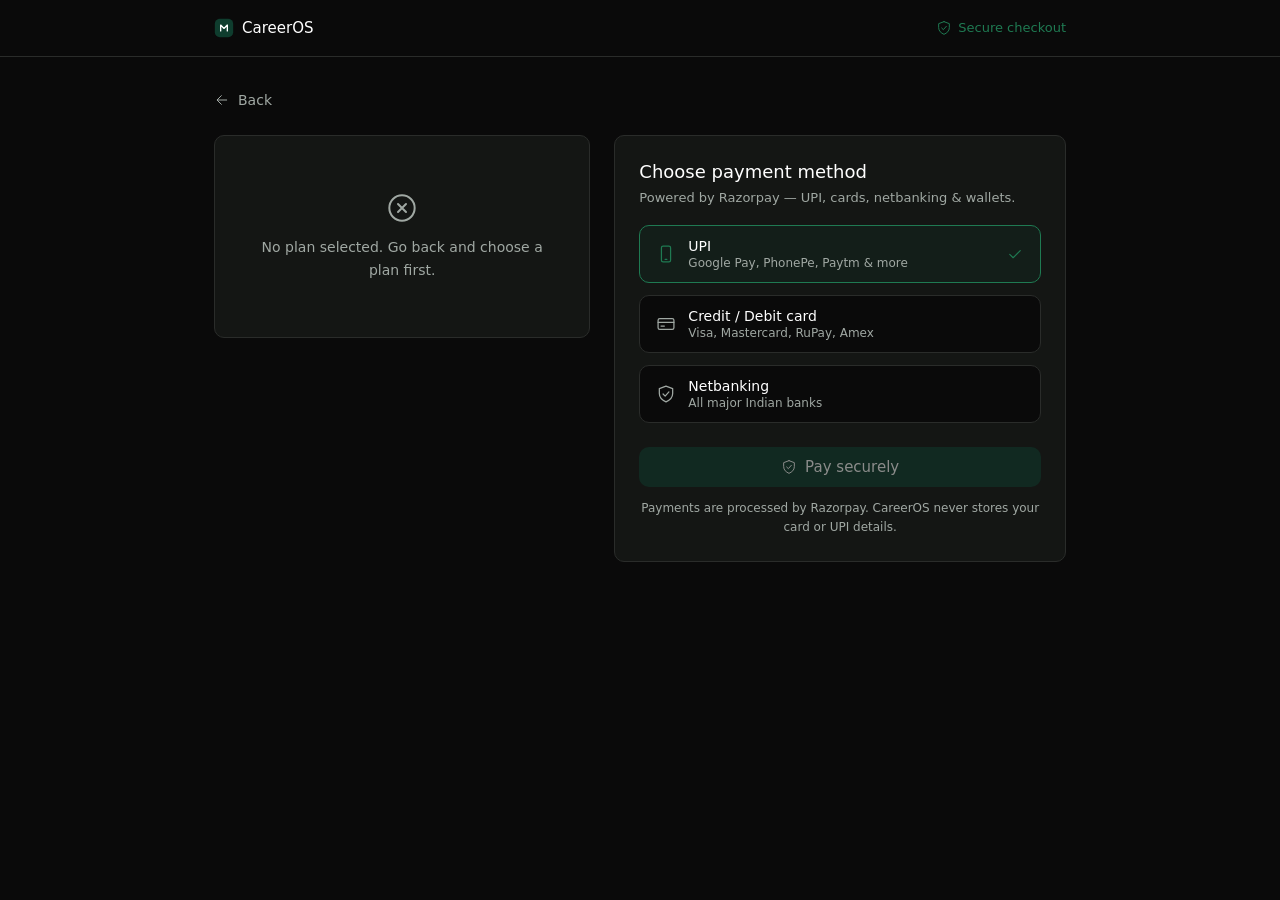
<file: payment/payment.html>
<!DOCTYPE html>
<html lang="en">
<head>
  <meta charset="UTF-8" />
  <meta name="viewport" content="width=device-width, initial-scale=1.0" />
  <title>CareerOS — Checkout</title>
  <link rel="icon" type="image/x-icon" href="../assets/favicon/favicon.ico" />
  <link rel="icon" type="image/png" sizes="32x32" href="../assets/favicon/favicon-32x32.png" />
  <link rel="icon" type="image/png" sizes="16x16" href="../assets/favicon/favicon-16x16.png" />
  <link rel="apple-touch-icon" sizes="180x180" href="../assets/favicon/apple-touch-icon.png" />
  <link rel="manifest" href="../assets/favicon/site.webmanifest" />
  <meta name="theme-color" content="#0F3D2E" />
  <meta name="description" content="CareerOS automates your job search — apply to roles across LinkedIn, Indeed, Naukri and more, track every application, and never miss a recruiter reply." />
  <meta property="og:type" content="website" />
  <meta property="og:site_name" content="CareerOS" />
  <meta property="og:title" content="CareerOS" />
  <meta property="og:description" content="Automate your job search, track applications in real time, and catch every recruiter reply." />
  <meta property="og:image" content="../assets/favicon/android-chrome-512x512.png" />
  <meta name="twitter:card" content="summary" />
  <meta name="twitter:title" content="CareerOS" />
  <meta name="twitter:description" content="Automate your job search, track applications in real time, and catch every recruiter reply." />
  <meta name="twitter:image" content="../assets/favicon/android-chrome-512x512.png" />
  <link rel="stylesheet" href="../css/tokens.css" />
  <link rel="stylesheet" href="../css/global.css" />
  <link rel="stylesheet" href="payment.css" />
  <!-- Razorpay Checkout script -->
  <script src="https://checkout.razorpay.com/v1/checkout.js"></script>
</head>
<body>
  <header class="pay-nav">
    <div class="pay-nav__inner">
      <a class="pay-nav__logo" href="../index.html">
        <img src="../assets/logo.svg" alt="CareerOS" width="20" height="20" />
        <span>CareerOS</span>
      </a>
      <span class="pay-nav__secure">
        <span data-icon="shield"></span>
        <span>Secure checkout</span>
      </span>
    </div>
  </header>

  <main class="pay-page">
    <a href="plans.html" class="pay-back" id="pay-back-link">
      <span data-icon="arrow-left"></span>
      <span>Back</span>
    </a>

    <div class="pay-layout">
      <!-- Order summary -->
      <section class="pay-summary card" id="pay-summary">
        <div class="skeleton" style="height: 180px;"></div>
      </section>

      <!-- Payment method -->
      <section class="pay-methods card">
        <h2>Choose payment method</h2>
        <p class="pay-methods__hint">Powered by Razorpay — UPI, cards, netbanking &amp; wallets.</p>

        <div class="pay-method-list">
          <button type="button" class="pay-method-option is-selected" data-method="upi">
            <span class="pay-method-option__icon" data-icon="smartphone"></span>
            <span class="pay-method-option__label">
              <span>UPI</span>
              <span class="pay-method-option__sub">Google Pay, PhonePe, Paytm &amp; more</span>
            </span>
            <span class="pay-method-option__check" data-icon="check"></span>
          </button>

          <button type="button" class="pay-method-option" data-method="card">
            <span class="pay-method-option__icon" data-icon="credit-card"></span>
            <span class="pay-method-option__label">
              <span>Credit / Debit card</span>
              <span class="pay-method-option__sub">Visa, Mastercard, RuPay, Amex</span>
            </span>
            <span class="pay-method-option__check" data-icon="check"></span>
          </button>

          <button type="button" class="pay-method-option" data-method="netbanking">
            <span class="pay-method-option__icon" data-icon="shield"></span>
            <span class="pay-method-option__label">
              <span>Netbanking</span>
              <span class="pay-method-option__sub">All major Indian banks</span>
            </span>
            <span class="pay-method-option__check" data-icon="check"></span>
          </button>
        </div>

        <button type="button" class="btn btn-primary pay-submit-btn" id="pay-submit-btn">
          <span data-icon="shield"></span>
          <span id="pay-submit-label">Pay securely</span>
        </button>

        <p class="pay-footnote">
          Payments are processed by Razorpay. CareerOS never stores your card or UPI details.
        </p>
      </section>
    </div>
  </main>

  <script type="module" src="payment.js"></script>
</body>
</html>
</file>
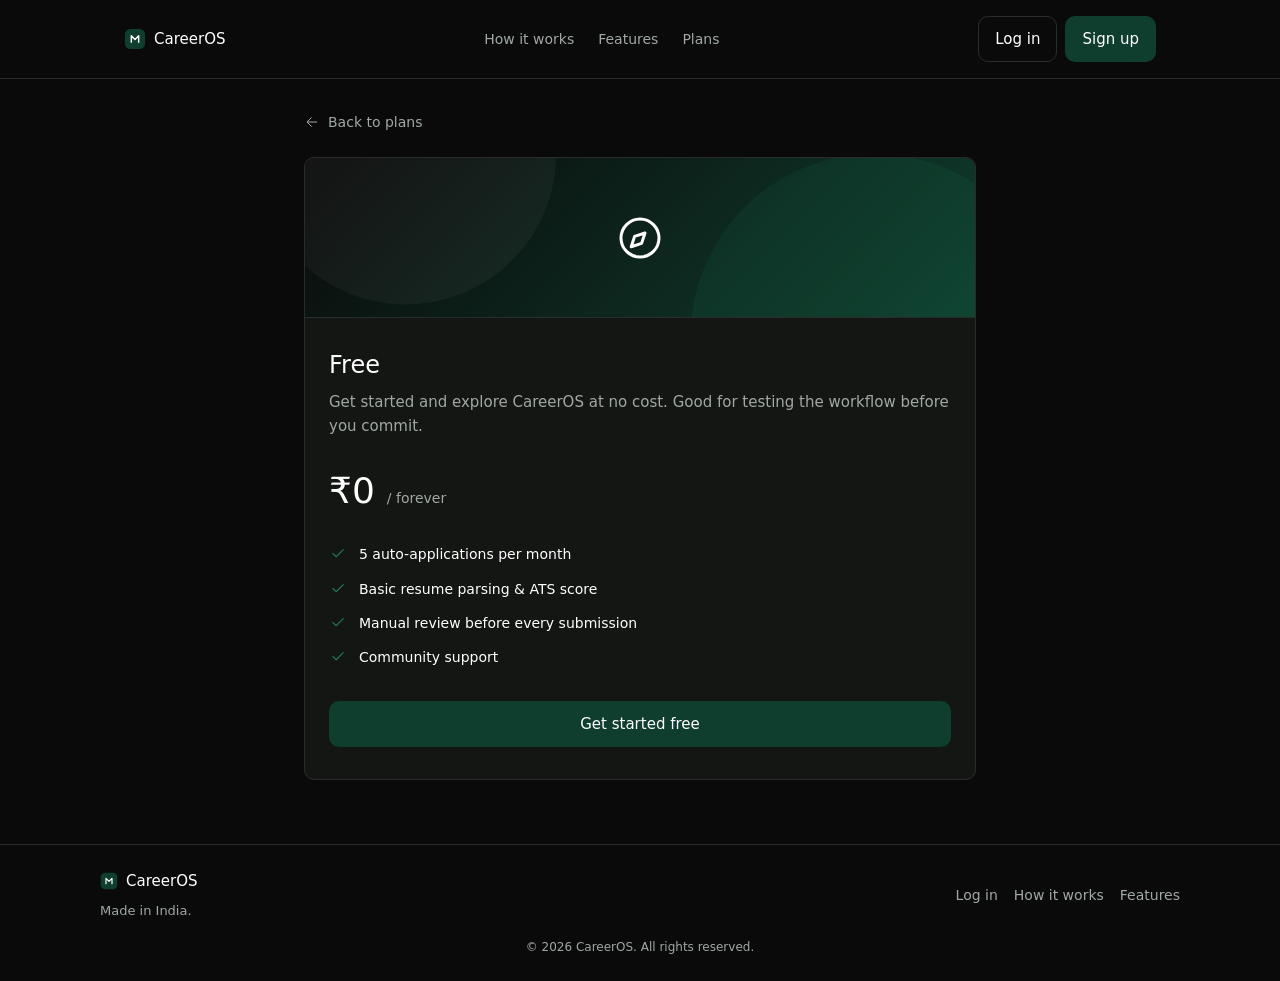
<file: payment/plans.html>
<!DOCTYPE html>
<html lang="en">
<head>
  <meta charset="UTF-8" />
  <meta name="viewport" content="width=device-width, initial-scale=1.0" />
  <title>CareerOS — Plan details</title>
  <link rel="icon" type="image/x-icon" href="../assets/favicon/favicon.ico" />
  <link rel="icon" type="image/png" sizes="32x32" href="../assets/favicon/favicon-32x32.png" />
  <link rel="icon" type="image/png" sizes="16x16" href="../assets/favicon/favicon-16x16.png" />
  <link rel="apple-touch-icon" sizes="180x180" href="../assets/favicon/apple-touch-icon.png" />
  <link rel="manifest" href="../assets/favicon/site.webmanifest" />
  <meta name="theme-color" content="#0F3D2E" />
  <meta name="description" content="CareerOS automates your job search — apply to roles across LinkedIn, Indeed, Naukri and more, track every application, and never miss a recruiter reply." />
  <meta property="og:type" content="website" />
  <meta property="og:site_name" content="CareerOS" />
  <meta property="og:title" content="CareerOS" />
  <meta property="og:description" content="Automate your job search, track applications in real time, and catch every recruiter reply." />
  <meta property="og:image" content="../assets/favicon/android-chrome-512x512.png" />
  <meta name="twitter:card" content="summary" />
  <meta name="twitter:title" content="CareerOS" />
  <meta name="twitter:description" content="Automate your job search, track applications in real time, and catch every recruiter reply." />
  <meta name="twitter:image" content="../assets/favicon/android-chrome-512x512.png" />
  <link rel="stylesheet" href="../css/tokens.css" />
  <link rel="stylesheet" href="../css/global.css" />
  <link rel="stylesheet" href="../css/home.css" />
  <link rel="stylesheet" href="plans.css" />
</head>
<body>
  <!-- Top nav -->
  <header class="top-nav">
    <div class="top-nav__inner">
      <a class="top-nav__logo" href="../index.html">
        <img src="../assets/logo.svg" alt="CareerOS" width="22" height="22" />
        <span>CareerOS</span>
      </a>
      <nav class="top-nav__links">
        <a href="../index.html#how-it-works">How it works</a>
        <a href="../index.html#features">Features</a>
        <a href="../index.html#plans">Plans</a>
      </nav>
      <div class="top-nav__auth">
        <a class="btn btn-secondary top-nav__cta" href="../auth/login.html">Log in</a>
        <a class="btn btn-primary top-nav__cta" href="../auth/login.html#signup">Sign up</a>
      </div>
    </div>
  </header>

  <main class="plan-detail-page">
    <a href="../index.html#plans" class="plan-detail__back">
      <span data-icon="arrow-left"></span>
      <span>Back to plans</span>
    </a>

    <div class="plan-detail" id="plan-detail">
      <!-- Populated by plans.js -->
      <div class="skeleton" style="height: 320px;"></div>
    </div>
  </main>

  <footer class="site-footer">
    <div class="site-footer__inner">
      <div class="site-footer__brand">
        <span class="top-nav__logo">
          <img src="../assets/logo.svg" alt="CareerOS" width="18" height="18" />
          <span>CareerOS</span>
        </span>
        <p>Made in India.</p>
      </div>
      <div class="site-footer__links">
        <a href="../auth/login.html">Log in</a>
        <a href="../index.html#how-it-works">How it works</a>
        <a href="../index.html#features">Features</a>
      </div>
    </div>
    <p class="site-footer__copyright">© 2026 CareerOS. All rights reserved.</p>
  </footer>

  <script type="module" src="plans.js"></script>
</body>
</html>
</file>
<file: css/tokens.css>
:root {
  /* Colors */
  --bg: #0A0A0A;
  --surface: #141614;
  --text-primary: #FFFFFF;
  --text-secondary: #A0A8A3;
  --accent: #0F3D2E;
  --accent-hover: #1F7A52;
  --danger: #C0392B;
  --warning: #B8860B;
  --border: #2A2C2A;

  /* Shape */
  --radius: 10px;

  /* Spacing */
  --space-xs: 8px;
  --space-sm: 12px;
  --space-md: 16px;
  --space-lg: 24px;
  --space-xl: 32px;

  /* Typography */
  --font-family: 'Inter', -apple-system, BlinkMacSystemFont, 'Segoe UI', system-ui, sans-serif;
  --font-weight-body: 400;
  --font-weight-heading: 500;

  --font-size-h1: 22px;
  --font-size-h2: 18px;
  --font-size-h3: 16px;
  --font-size-body: 15px;
  --line-height-base: 1.6;

  /* Layout */
  --sidebar-width: 220px;
  --bottom-bar-height: 64px;

  /* Motion */
  --transition-fast: 0.15s ease;
  --transition-base: 0.2s ease;
}
</file>
<file: css/global.css>
@import url('tokens.css');

/* ============ RESET ============ */
*,
*::before,
*::after {
  box-sizing: border-box;
  margin: 0;
  padding: 0;
}

html {
  -webkit-text-size-adjust: 100%;
}

body {
  background: var(--bg);
  color: var(--text-primary);
  font-family: var(--font-family);
  font-weight: var(--font-weight-body);
  font-size: var(--font-size-body);
  line-height: var(--line-height-base);
  font-feature-settings: "tnum";
  -webkit-font-smoothing: antialiased;
  min-height: 100vh;
}

h1, h2, h3, h4, h5, h6 {
  font-weight: var(--font-weight-heading);
  line-height: 1.3;
}

h1 { font-size: var(--font-size-h1); }
h2 { font-size: var(--font-size-h2); }
h3 { font-size: var(--font-size-h3); }

p {
  color: var(--text-secondary);
}

a {
  color: inherit;
  text-decoration: none;
}

ul, ol {
  list-style: none;
}

button {
  font-family: inherit;
  cursor: pointer;
}

input, select, textarea {
  font-family: inherit;
  font-size: inherit;
}

img, svg {
  display: block;
  max-width: 100%;
}

/* ============ TABULAR NUMS ============ */
.tnum {
  font-feature-settings: "tnum";
}

/* ============ PAGE LAYOUT ============ */
.page-layout {
  display: flex;
  min-height: 100vh;
}

.page-layout__main {
  flex: 1;
  margin-left: var(--sidebar-width);
  padding: var(--space-lg);
  min-height: 100vh;
}

@media (max-width: 768px) {
  .page-layout__main {
    margin-left: 0;
    padding: var(--space-md);
    padding-bottom: calc(var(--bottom-bar-height) + var(--space-md));
  }
}

/* ============ SIDEBAR (DESKTOP) ============ */
.sidebar {
  position: fixed;
  top: 0;
  left: 0;
  bottom: 0;
  width: var(--sidebar-width);
  background: var(--surface);
  border-right: 1px solid var(--border);
  display: flex;
  flex-direction: column;
  padding: var(--space-lg) 0;
  z-index: 100;
}

.sidebar__logo {
  padding: 0 var(--space-lg);
  margin-bottom: var(--space-xl);
  display: flex;
  align-items: center;
  gap: var(--space-sm);
}

.sidebar__nav {
  display: flex;
  flex-direction: column;
  gap: var(--space-xs);
  padding: 0 var(--space-sm);
}

.sidebar__nav-item {
  display: flex;
  align-items: center;
  gap: var(--space-sm);
  padding: var(--space-sm) var(--space-md);
  border-radius: var(--radius);
  border-left: 2px solid transparent;
  color: var(--text-secondary);
  transition: background var(--transition-fast), color var(--transition-fast);
}

.sidebar__nav-item svg {
  width: 18px;
  height: 18px;
  stroke: currentColor;
  flex-shrink: 0;
}

.sidebar__nav-item:hover {
  background: rgba(255, 255, 255, 0.03);
  color: var(--text-primary);
}

.sidebar__nav-item.is-active {
  background: rgba(15, 61, 46, 0.35);
  color: var(--text-primary);
}

@media (max-width: 768px) {
  .sidebar {
    display: none;
  }
}

/* ============ BOTTOM TAB BAR (MOBILE) ============ */
.bottom-tab-bar {
  display: none;
}

@media (max-width: 768px) {
  .bottom-tab-bar {
    display: flex;
    position: fixed;
    bottom: 0;
    left: 0;
    right: 0;
    height: var(--bottom-bar-height);
    background: var(--surface);
    border-top: 1px solid var(--border);
    justify-content: space-around;
    align-items: center;
    z-index: 100;
  }

  .bottom-tab-bar__item {
    display: flex;
    align-items: center;
    justify-content: center;
    width: 44px;
    height: 44px;
    border-radius: var(--radius);
    color: var(--text-secondary);
    transition: background var(--transition-fast), color var(--transition-fast);
  }

  .bottom-tab-bar__item svg {
    width: 20px;
    height: 20px;
    stroke: currentColor;
  }

  .bottom-tab-bar__item.is-active {
    color: var(--text-primary);
    background: rgba(15, 61, 46, 0.35);
  }
}

/* ============ CARD ============ */
.card {
  background: var(--surface);
  border: 1px solid var(--border);
  border-radius: var(--radius);
  padding: var(--space-lg);
}

@media (max-width: 768px) {
  .card {
    padding: var(--space-md);
  }
}

/* ============ BUTTONS ============ */
.btn {
  display: inline-flex;
  align-items: center;
  justify-content: center;
  gap: var(--space-xs);
  border-radius: var(--radius);
  padding: 10px var(--space-md);
  font-size: var(--font-size-body);
  font-weight: var(--font-weight-heading);
  border: 1px solid transparent;
  transition: background var(--transition-fast), border-color var(--transition-fast), color var(--transition-fast);
  white-space: nowrap;
}

.btn svg {
  width: 16px;
  height: 16px;
  stroke: currentColor;
}

.btn:disabled {
  opacity: 0.5;
  cursor: not-allowed;
}

.btn-primary {
  background: var(--accent);
  color: var(--text-primary);
}

.btn-primary:hover:not(:disabled) {
  background: var(--accent-hover);
}

.btn-secondary {
  background: transparent;
  border: 1px solid var(--border);
  color: var(--text-primary);
}

.btn-secondary:hover:not(:disabled) {
  border-color: var(--text-secondary);
}

.btn-destructive {
  background: transparent;
  border: 1px solid var(--danger);
  color: var(--danger);
}

.btn-destructive:hover:not(:disabled) {
  background: var(--danger);
  color: var(--text-primary);
}

@media (max-width: 768px) {
  .btn {
    min-height: 44px;
  }
}

/* ============ INPUTS ============ */
.input-group {
  display: flex;
  flex-direction: column;
  gap: var(--space-xs);
}

.input-label {
  font-size: 13px;
  font-weight: var(--font-weight-heading);
  color: var(--text-secondary);
}

.input {
  background: var(--bg);
  border: 1px solid var(--border);
  border-radius: var(--radius);
  padding: 10px var(--space-sm);
  color: var(--text-primary);
  font-size: var(--font-size-body);
  width: 100%;
  transition: border-color var(--transition-fast);
}

.input::placeholder {
  color: var(--text-secondary);
}

.input:focus {
  outline: none;
  border-color: var(--accent-hover);
}

.input.has-error {
  border-color: var(--danger);
}

.input:disabled {
  opacity: 0.5;
  cursor: not-allowed;
  background: rgba(255, 255, 255, 0.02);
}

.input-error {
  font-size: 13px;
  color: var(--danger);
}

/* ============ PASSWORD FIELD (with show/hide toggle) ============ */
.password-field {
  position: relative;
  display: flex;
}

.password-field .input {
  padding-right: 42px;
}

.password-field__toggle {
  position: absolute;
  right: 4px;
  top: 50%;
  transform: translateY(-50%);
  display: flex;
  align-items: center;
  justify-content: center;
  width: 32px;
  height: 32px;
  padding: 0;
  border: none;
  background: transparent;
  color: var(--text-secondary);
  border-radius: var(--radius);
  cursor: pointer;
  transition: color var(--transition-fast), background var(--transition-fast);
}

.password-field__toggle:hover {
  color: var(--text-primary);
  background: rgba(255, 255, 255, 0.05);
}

.password-field__toggle svg {
  width: 18px;
  height: 18px;
}

@media (max-width: 768px) {
  .input {
    min-height: 44px;
  }
}

/* ============ TOGGLE (custom square) ============ */
.toggle-box {
  position: relative;
  display: inline-flex;
  align-items: center;
  width: 40px;
  height: 22px;
  background: var(--bg);
  border: 1px solid var(--border);
  border-radius: var(--radius);
  cursor: pointer;
  transition: background var(--transition-fast), border-color var(--transition-fast);
  flex-shrink: 0;
}

.toggle-box::after {
  content: '';
  position: absolute;
  top: 2px;
  left: 2px;
  width: 16px;
  height: 16px;
  background: var(--text-secondary);
  border-radius: 4px;
  transition: transform var(--transition-fast), background var(--transition-fast);
}

.toggle-box.is-checked {
  background: var(--accent);
  border-color: var(--accent-hover);
}

.toggle-box.is-checked::after {
  transform: translateX(18px);
  background: var(--text-primary);
}

/* ============ CHECKBOX (custom square) ============ */
.checkbox-box {
  position: relative;
  display: inline-flex;
  align-items: center;
  justify-content: center;
  width: 20px;
  height: 20px;
  background: var(--bg);
  border: 1px solid var(--border);
  border-radius: 5px;
  cursor: pointer;
  flex-shrink: 0;
  transition: background var(--transition-fast), border-color var(--transition-fast);
}

.checkbox-box svg {
  width: 12px;
  height: 12px;
  stroke: var(--text-primary);
  opacity: 0;
  transition: opacity var(--transition-fast);
}

.checkbox-box.is-checked {
  background: var(--accent);
  border-color: var(--accent-hover);
}

.checkbox-box.is-checked svg {
  opacity: 1;
}

/* ============ STATUS DOT ============ */
.status-dot {
  display: inline-flex;
  align-items: center;
  gap: var(--space-xs);
  font-size: 13px;
  color: var(--text-secondary);
}

.status-dot::before {
  content: '';
  width: 8px;
  height: 8px;
  border-radius: 50%;
  background: var(--text-secondary);
  flex-shrink: 0;
}

.status-dot--online::before,
.status-dot--submitted::before {
  background: var(--accent-hover);
}

.status-dot--offline::before,
.status-dot--pending::before {
  background: var(--text-secondary);
}

.status-dot--failed::before {
  background: var(--danger);
}

.status-dot--skipped::before,
.status-dot--needs-attention::before {
  background: var(--warning);
}

/* ============ MODAL ============ */
.modal-overlay {
  position: fixed;
  inset: 0;
  background: rgba(0, 0, 0, 0.6);
  display: flex;
  align-items: center;
  justify-content: center;
  padding: var(--space-md);
  z-index: 1000;
}

.modal {
  background: var(--surface);
  border: 1px solid var(--border);
  border-radius: var(--radius);
  padding: var(--space-lg);
  max-width: 480px;
  width: 100%;
  max-height: 90vh;
  overflow-y: auto;
  box-shadow: 0 8px 24px rgba(0, 0, 0, 0.4);
}

.modal__header {
  display: flex;
  align-items: center;
  justify-content: space-between;
  margin-bottom: var(--space-md);
}

.modal__close {
  color: var(--text-secondary);
  display: inline-flex;
  padding: var(--space-xs);
  border-radius: var(--radius);
}

.modal__close svg {
  width: 18px;
  height: 18px;
  stroke: currentColor;
}

.modal__close:hover {
  color: var(--text-primary);
}

.modal__footer {
  display: flex;
  justify-content: flex-end;
  gap: var(--space-sm);
  margin-top: var(--space-lg);
}

@media (max-width: 768px) {
  .modal {
    padding: var(--space-md);
  }
}

/* ============ TOAST ============ */
.toast-container {
  position: fixed;
  bottom: var(--space-lg);
  right: var(--space-lg);
  display: flex;
  flex-direction: column;
  gap: var(--space-sm);
  z-index: 2000;
}

.toast {
  display: flex;
  align-items: center;
  gap: var(--space-sm);
  background: var(--surface);
  border: 1px solid var(--border);
  border-radius: var(--radius);
  padding: var(--space-sm) var(--space-md);
  min-width: 240px;
  max-width: 360px;
  box-shadow: 0 4px 16px rgba(0, 0, 0, 0.35);
  animation: toast-in var(--transition-base);
}

.toast svg {
  width: 18px;
  height: 18px;
  flex-shrink: 0;
}

.toast--success svg {
  stroke: var(--accent-hover);
}

.toast--error svg {
  stroke: var(--danger);
}

.toast--info svg {
  stroke: var(--text-secondary);
}

@keyframes toast-in {
  from {
    opacity: 0;
    transform: translateY(8px);
  }
  to {
    opacity: 1;
    transform: translateY(0);
  }
}

@media (max-width: 768px) {
  .toast-container {
    right: var(--space-md);
    left: var(--space-md);
    bottom: calc(var(--bottom-bar-height) + var(--space-md));
  }

  .toast {
    max-width: none;
  }
}

/* ============ EMPTY STATE ============ */
.empty-state {
  display: flex;
  flex-direction: column;
  align-items: center;
  justify-content: center;
  text-align: center;
  padding: var(--space-xl) var(--space-md);
  color: var(--text-secondary);
  gap: var(--space-sm);
}

.empty-state svg {
  width: 32px;
  height: 32px;
  stroke: var(--text-secondary);
}

.empty-state__text {
  font-size: 14px;
  color: var(--text-secondary);
}

/* ============ SKELETON ============ */
.skeleton {
  background: linear-gradient(90deg, var(--surface) 25%, var(--border) 50%, var(--surface) 75%);
  background-size: 200% 100%;
  border-radius: var(--radius);
  animation: skeleton-pulse 1.4s ease-in-out infinite;
}

@keyframes skeleton-pulse {
  0% { background-position: 200% 0; }
  100% { background-position: -200% 0; }
}

/* ============ STAT CARD ============ */
.stat-card {
  background: var(--surface);
  border: 1px solid var(--border);
  border-radius: var(--radius);
  padding: var(--space-lg);
  display: flex;
  flex-direction: column;
  gap: var(--space-xs);
}

.stat-number {
  font-size: 28px;
  font-weight: var(--font-weight-heading);
  font-feature-settings: "tnum";
  color: var(--text-primary);
}

.stat-label {
  font-size: 13px;
  color: var(--text-secondary);
}

.stat-row {
  display: flex;
  gap: var(--space-md);
}

@media (max-width: 768px) {
  .stat-card {
    padding: var(--space-md);
  }

  .stat-number {
    font-size: 24px;
  }

  .stat-row {
    display: grid;
    grid-template-columns: 1fr 1fr;
    gap: var(--space-sm);
  }
}

/* ============ TABLE (DESKTOP) ============ */
.table {
  width: 100%;
  border-collapse: collapse;
}

.table th {
  text-align: left;
  font-size: 13px;
  font-weight: var(--font-weight-heading);
  color: var(--text-secondary);
  padding: var(--space-sm) var(--space-md);
  border-bottom: 1px solid var(--border);
}

.table td {
  padding: var(--space-sm) var(--space-md);
  border-bottom: 1px solid var(--border);
  font-size: var(--font-size-body);
  color: var(--text-primary);
}

.table tr:last-child td {
  border-bottom: none;
}

@media (max-width: 768px) {
  .table {
    display: none;
  }
}

/* ============ TABLE MOBILE CARD ============ */
.table-mobile-card {
  display: none;
}

@media (max-width: 768px) {
  .table-mobile-card {
    display: flex;
    flex-direction: column;
    gap: var(--space-sm);
  }

  .table-mobile-card__item {
    background: var(--surface);
    border: 1px solid var(--border);
    border-radius: var(--radius);
    padding: var(--space-md);
    display: flex;
    flex-direction: column;
    gap: var(--space-xs);
  }

  .table-mobile-card__row {
    display: flex;
    justify-content: space-between;
    gap: var(--space-sm);
    font-size: 14px;
  }

  .table-mobile-card__row-label {
    color: var(--text-secondary);
  }

  .table-mobile-card__row-value {
    color: var(--text-primary);
    text-align: right;
  }
}

/* ============ BADGE ============ */
.badge {
  display: inline-flex;
  align-items: center;
  padding: 3px var(--space-sm);
  border-radius: var(--radius);
  background: rgba(255, 255, 255, 0.05);
  border: 1px solid var(--border);
  font-size: 12px;
  color: var(--text-secondary);
  white-space: nowrap;
}

/* ============ VIEW ROUTER (SPA content transitions) ============ */
#view-root {
  animation: view-in var(--transition-base) ease;
}

#view-root.view-transition--out {
  animation: view-out 0.12s ease forwards;
}

#view-root.view-transition--in {
  animation: view-in var(--transition-base) ease;
}

@keyframes view-in {
  from {
    opacity: 0;
    transform: translateY(6px);
  }
  to {
    opacity: 1;
    transform: translateY(0);
  }
}

@keyframes view-out {
  from {
    opacity: 1;
    transform: translateY(0);
  }
  to {
    opacity: 0;
    transform: translateY(-6px);
  }
}
</file>
<file: css/home.css>
/* home.css — public marketing page layout; components come from global.css */

body {
  overflow-x: hidden;
}

/* Top nav */
.top-nav {
  border-bottom: 1px solid var(--border);
  background: var(--bg);
}

.top-nav__inner {
  max-width: 1080px;
  margin: 0 auto;
  padding: var(--space-md) var(--space-lg);
  display: flex;
  align-items: center;
  justify-content: space-between;
  gap: var(--space-lg);
}

.top-nav__logo {
  display: flex;
  align-items: center;
  gap: var(--space-xs);
  font-weight: var(--font-weight-heading);
  color: var(--text-primary);
  flex-shrink: 0;
}

.top-nav__links {
  display: flex;
  gap: var(--space-lg);
  flex: 1;
  justify-content: center;
}

.top-nav__links a {
  color: var(--text-secondary);
  font-size: 14px;
  transition: color var(--transition-fast);
}

.top-nav__links a:hover {
  color: var(--text-primary);
}

.top-nav__auth {
  display: flex;
  align-items: center;
  gap: var(--space-xs);
  flex-shrink: 0;
}

.top-nav__cta {
  flex-shrink: 0;
}

@media (max-width: 768px) {
  .top-nav__inner {
    padding: var(--space-sm) var(--space-md);
  }

  .top-nav__links {
    display: none;
  }

  .top-nav__auth .btn-secondary {
    display: none;
  }
}

/* Hero */
.hero {
  max-width: 720px;
  margin: 0 auto;
  padding: var(--space-xl) var(--space-lg);
  text-align: center;
  display: flex;
  flex-direction: column;
  align-items: center;
  gap: var(--space-md);
}

.hero h1 {
  font-size: 32px;
  font-weight: var(--font-weight-heading);
  line-height: 1.3;
}

.hero__subtitle {
  color: var(--text-secondary);
  font-size: 16px;
  max-width: 560px;
}

.hero__actions {
  display: flex;
  gap: var(--space-sm);
  margin-top: var(--space-sm);
}

@media (max-width: 768px) {
  .hero {
    padding: var(--space-lg) var(--space-md);
  }

  .hero h1 {
    font-size: 24px;
  }

  .hero__actions {
    flex-direction: column;
    width: 100%;
  }

  .hero__actions .btn {
    width: 100%;
  }
}

/* Sections */
.section {
  max-width: 1080px;
  margin: 0 auto;
  padding: var(--space-xl) var(--space-lg);
}

.section h2 {
  text-align: center;
  margin-bottom: var(--space-lg);
}

@media (max-width: 768px) {
  .section {
    padding: var(--space-lg) var(--space-md);
  }
}

/* Steps grid */
.steps-grid,
.features-grid {
  display: grid;
  grid-template-columns: repeat(3, 1fr);
  gap: var(--space-md);
}

.step-card,
.feature-card {
  display: flex;
  flex-direction: column;
  gap: var(--space-sm);
}

.step-card__icon,
.feature-card__icon {
  display: inline-flex;
  color: var(--accent-hover);
}

.step-card h3,
.feature-card h3 {
  color: var(--text-primary);
}

.step-card p,
.feature-card p {
  font-size: 14px;
}

@media (max-width: 768px) {
  .steps-grid,
  .features-grid {
    grid-template-columns: 1fr;
  }
}

/* Footer */
.site-footer {
  border-top: 1px solid var(--border);
  padding: var(--space-lg);
  margin-top: var(--space-xl);
}

.site-footer__inner {
  max-width: 1080px;
  margin: 0 auto;
  display: flex;
  align-items: center;
  justify-content: space-between;
  gap: var(--space-lg);
  flex-wrap: wrap;
}

.site-footer__brand {
  display: flex;
  flex-direction: column;
  gap: var(--space-xs);
}

.site-footer__brand p {
  font-size: 13px;
  color: var(--text-secondary);
}

.site-footer__links {
  display: flex;
  gap: var(--space-md);
}

.site-footer__links a {
  color: var(--text-secondary);
  font-size: 14px;
  transition: color var(--transition-fast);
}

.site-footer__links a:hover {
  color: var(--text-primary);
}

.site-footer__copyright {
  max-width: 1080px;
  margin: var(--space-md) auto 0;
  font-size: 12px;
  color: var(--text-secondary);
  text-align: center;
}

@media (max-width: 768px) {
  .site-footer__inner {
    flex-direction: column;
    align-items: flex-start;
    gap: var(--space-md);
  }
}

/* ============ PLANS ============ */
.plans-subtitle {
  text-align: center;
  margin-top: -12px;
  margin-bottom: var(--space-lg);
  font-size: 14px;
}

.plans-grid {
  display: grid;
  grid-template-columns: repeat(3, 1fr);
  gap: var(--space-md);
}

.plan-card {
  aspect-ratio: 1 / 1;
  background: var(--surface);
  border: 1px solid var(--border);
  border-radius: var(--radius);
  overflow: hidden;
  display: flex;
  flex-direction: column;
  transition: border-color var(--transition-fast), transform var(--transition-fast);
}

.plan-card:hover {
  border-color: var(--accent-hover);
  transform: translateY(-2px);
}

.plan-card__art {
  position: relative;
  flex: 0 0 38%;
  background: linear-gradient(135deg, var(--bg), var(--surface));
  display: flex;
  align-items: center;
  justify-content: center;
  overflow: hidden;
  border-bottom: 1px solid var(--border);
}

.plan-card__art--starter,
.plan-card__art--pro {
  background: linear-gradient(135deg, #0A0A0A, #0F3D2E);
}

.plan-card__pattern {
  position: absolute;
  inset: 0;
  width: 100%;
  height: 100%;
}

.plan-card__icon {
  position: relative;
  z-index: 1;
  display: inline-flex;
  color: var(--text-primary);
  width: 36px;
  height: 36px;
}

.plan-card__icon svg {
  width: 100%;
  height: 100%;
  stroke: currentColor;
}

.plan-card__body {
  flex: 1;
  padding: var(--space-md);
  display: flex;
  flex-direction: column;
  gap: 6px;
  position: relative;
}

.plan-card__badge {
  position: absolute;
  top: var(--space-md);
  right: var(--space-md);
  font-size: 11px;
  color: var(--accent-hover);
  border: 1px solid var(--accent-hover);
  border-radius: var(--radius);
  padding: 2px 8px;
}

.plan-card__desc {
  font-size: 13px;
  flex: 1;
}

.plan-card__price {
  display: flex;
  align-items: baseline;
  gap: 6px;
  flex-wrap: wrap;
}

.plan-card__amount {
  font-size: 24px;
  font-weight: var(--font-weight-heading);
  color: var(--text-primary);
}

.plan-card__period {
  font-size: 12px;
  color: var(--text-secondary);
}

.plan-card__strike {
  font-size: 13px;
  color: var(--text-secondary);
  text-decoration: line-through;
}

.plan-card__cta {
  margin-top: 6px;
  width: 100%;
}

@media (max-width: 768px) {
  .plans-grid {
    grid-template-columns: 1fr;
  }

  .plan-card {
    aspect-ratio: auto;
  }

  .plan-card__art {
    flex-basis: 120px;
  }
}
</file>
<file: css/dashboard.css>
/* dashboard.css — page-specific layout only; components come from global.css */

.dashboard {
  display: flex;
  flex-direction: column;
  gap: var(--space-lg);
}

/* Bot status card */
.bot-status-card {
  display: flex;
  align-items: center;
  gap: var(--space-md);
  flex-wrap: wrap;
}

.bot-status-card__last-seen {
  font-size: 13px;
  color: var(--text-secondary);
}

/* Stats row */
.dashboard-stat-row {
  display: flex;
  gap: var(--space-md);
}

.dashboard-stat-row .stat-card {
  flex: 1;
  min-width: 0;
}

@media (max-width: 768px) {
  .dashboard-stat-row {
    display: grid;
    grid-template-columns: repeat(2, 1fr);
    gap: var(--space-sm);
  }
}

/* Skeleton loading stack */
.skeleton-stack {
  display: flex;
  flex-direction: column;
  gap: var(--space-xs);
}

/* Applications & HR cards */
.applications-card,
.hr-contacts-card {
  display: flex;
  flex-direction: column;
  gap: var(--space-md);
}

/* Filter row */
.filter-row {
  display: flex;
  gap: var(--space-sm);
}

.filter-row__search {
  flex: 1;
  position: relative;
  display: flex;
  align-items: center;
}

.filter-row__search-icon {
  position: absolute;
  left: var(--space-sm);
  display: inline-flex;
  color: var(--text-secondary);
  pointer-events: none;
}

.filter-row__search .input {
  padding-left: 36px;
}

.filter-row__status {
  width: 180px;
  flex-shrink: 0;
}

@media (max-width: 768px) {
  .filter-row {
    flex-direction: column;
  }

  .filter-row__status {
    width: 100%;
  }
}

/* Table cell helpers */
.cell-link {
  display: inline-flex;
  color: var(--text-secondary);
  transition: color var(--transition-fast);
}

.cell-link:hover {
  color: var(--text-primary);
}

.cell-reply {
  display: inline-flex;
  color: var(--accent-hover);
  cursor: pointer;
  background: none;
  border: none;
  padding: var(--space-xs);
  border-radius: var(--radius);
  transition: background var(--transition-fast);
}

.cell-reply:hover {
  background: rgba(255, 255, 255, 0.05);
}

/* Mobile card row helpers reuse .table-mobile-card__* from global.css */
.table-mobile-card__row-value--link,
.table-mobile-card__row-value--reply {
  display: inline-flex;
  align-items: center;
  gap: var(--space-xs);
}

.modal-reply-snippet {
  background: var(--bg);
  border: 1px solid var(--border);
  border-radius: var(--radius);
  padding: var(--space-md);
  color: var(--text-primary);
  font-size: 14px;
  line-height: var(--line-height-base);
  margin-bottom: var(--space-md);
}

.modal-reply-gmail-link {
  color: var(--accent-hover);
  font-size: 14px;
  display: inline-flex;
  align-items: center;
  gap: var(--space-xs);
}

.modal-reply-gmail-link:hover {
  text-decoration: underline;
}
</file>
<file: css/job-request.css>
/* job-request.css — page-specific layout only; components come from global.css */

.job-request {
  max-width: 640px;
  margin: 0 auto;
  display: flex;
  flex-direction: column;
  gap: var(--space-lg);
}

/* Daily limit badge */
.limit-card {
  display: flex;
  flex-direction: column;
  padding: var(--space-md) var(--space-lg);
}

.limit-card__content {
  display: flex;
  align-items: baseline;
  gap: var(--space-xs);
  flex-wrap: wrap;
}

.limit-card__note {
  font-size: 13px;
  color: var(--text-secondary);
  margin-left: var(--space-xs);
}

.limit-card--plenty .stat-number {
  color: var(--accent-hover);
}

.limit-card--low .stat-number {
  color: var(--warning);
}

.limit-card--zero .stat-number {
  color: var(--text-secondary);
}

/* Job details card */
.job-request-card {
  display: flex;
  flex-direction: column;
}

#form-view {
  display: flex;
  flex-direction: column;
  gap: var(--space-md);
}

/* Site checkbox grid */
.site-grid {
  display: grid;
  grid-template-columns: repeat(3, 1fr);
  gap: var(--space-sm);
}

.site-option {
  display: flex;
  align-items: center;
  gap: var(--space-sm);
  padding: var(--space-sm);
  background: var(--bg);
  border: 1px solid var(--border);
  border-radius: var(--radius);
  cursor: pointer;
  transition: border-color var(--transition-fast), background var(--transition-fast);
}

.site-option:hover {
  border-color: var(--text-secondary);
}

.site-option.is-selected {
  border-color: var(--accent-hover);
  background: rgba(15, 61, 46, 0.2);
}

.site-option__label {
  font-size: 14px;
  color: var(--text-primary);
  overflow: hidden;
  text-overflow: ellipsis;
  white-space: nowrap;
}

/* Per-site "login settings" key icon — only visible once a site is selected */
.site-option__key {
  margin-left: auto;
  flex: none;
  display: flex;
  align-items: center;
  justify-content: center;
  background: none;
  border: none;
  color: var(--text-secondary);
  cursor: pointer;
  padding: 2px;
  border-radius: 4px;
}
.site-option__key:hover {
  color: var(--accent-hover);
  background: rgba(15, 61, 46, 0.15);
}

/* "+" add-site tile */
.site-option--add {
  justify-content: center;
  color: var(--text-secondary);
  border-style: dashed;
}
.site-option--add:hover {
  color: var(--text-primary);
  border-color: var(--text-secondary);
}
.site-option__add-icon {
  font-size: 16px;
  line-height: 1;
}

/* Inline add-site form, replaces the "+" tile while open */
.site-option--add-form {
  flex-direction: column;
  align-items: stretch;
  gap: var(--space-xs);
  cursor: default;
  grid-column: span 1;
}
.site-option__add-actions {
  display: flex;
  justify-content: flex-end;
  gap: var(--space-xs);
}

.input--sm {
  padding: 6px 10px;
  font-size: 13px;
}
.btn--sm {
  padding: 6px 12px;
  font-size: 13px;
  min-width: 0;
}

/* Per-site login credentials panel */
.site-credentials-panel {
  margin-top: var(--space-sm);
}
.site-credentials-card {
  display: flex;
  flex-direction: column;
  gap: var(--space-sm);
  padding: var(--space-md);
  background: var(--bg);
  border: 1px solid var(--border);
  border-radius: var(--radius);
}
.site-credentials-card__header {
  display: flex;
  align-items: center;
  justify-content: space-between;
  font-size: 13px;
  font-weight: 600;
  color: var(--text-primary);
}
.site-credentials-card__close {
  background: none;
  border: none;
  color: var(--text-secondary);
  font-size: 18px;
  line-height: 1;
  cursor: pointer;
  padding: 0 4px;
}
.site-credentials-toggle {
  display: flex;
  align-items: center;
  gap: var(--space-xs);
  font-size: 13px;
  color: var(--text-primary);
  cursor: pointer;
}
.site-credentials-mode {
  display: flex;
  flex-direction: column;
  gap: var(--space-xs);
  padding-left: var(--space-md);
  border-left: 2px solid var(--border);
}
.radio-row {
  display: flex;
  align-items: flex-start;
  gap: var(--space-xs);
  font-size: 12.5px;
  color: var(--text-secondary);
  cursor: pointer;
}
.radio-row input {
  margin-top: 2px;
}
.site-credentials-manual {
  display: flex;
  flex-direction: column;
  gap: var(--space-xs);
  padding-top: var(--space-xs);
}
.site-credentials-card__actions {
  display: flex;
  justify-content: flex-end;
}

.job-request-card__actions {
  display: flex;
  justify-content: flex-end;
  padding-top: var(--space-xs);
}

.job-request-card__actions .btn {
  min-width: 200px;
}

/* Success view */
.success-view {
  display: flex;
  flex-direction: column;
  align-items: center;
  text-align: center;
  padding: var(--space-xl) var(--space-md);
  gap: var(--space-sm);
}

.success-view__icon {
  color: var(--accent-hover);
  margin-bottom: var(--space-xs);
}

@media (max-width: 768px) {
  .job-request {
    max-width: none;
  }

  .site-grid {
    grid-template-columns: repeat(2, 1fr);
  }

  .job-request-card__actions .btn {
    width: 100%;
  }
}
</file>
<file: css/chat.css>
/* chat.css */

.chat-view {
  display: flex;
  flex-direction: row;
  align-items: stretch;
  width: 100%;
  height: calc(100vh - var(--space-xl) * 2);
  gap: var(--space-md);
  position: relative;
}

/* ---- main chat column (left) ---- */

.chat-main {
  flex: 1 1 auto;
  min-width: 0;
  display: flex;
  flex-direction: column;
  height: 100%;
  max-width: 820px;
}

.chat-topbar {
  flex: 0 0 auto;
  display: flex;
  align-items: flex-start;
  justify-content: space-between;
  gap: var(--space-md);
  margin-bottom: var(--space-md);
}

.chat-topbar__left {
  display: flex;
  align-items: flex-start;
  gap: var(--space-sm);
  min-width: 0;
}

.chat-topbar__menu-btn {
  display: none;
  flex-shrink: 0;
  align-items: center;
  justify-content: center;
  width: 32px;
  height: 32px;
  border-radius: 8px;
  border: 1px solid var(--border);
  background: var(--surface);
  color: var(--text-secondary);
  cursor: pointer;
}

#chat-thread-title {
  font-size: var(--font-size-h1);
  font-weight: var(--font-weight-heading);
  margin-bottom: 4px;
  white-space: nowrap;
  overflow: hidden;
  text-overflow: ellipsis;
  max-width: 480px;
}

.chat-view__subtitle {
  color: var(--text-secondary);
  font-size: 14px;
}

.chat-status {
  flex-shrink: 0;
  display: flex;
  align-items: center;
  gap: 6px;
  padding: 6px 10px;
  border: 1px solid var(--border);
  border-radius: 999px;
  font-size: 12px;
  color: var(--text-secondary);
  margin-top: 2px;
  white-space: nowrap;
}

.chat-status__dot {
  width: 7px;
  height: 7px;
  border-radius: 50%;
  flex-shrink: 0;
}

.chat-status__dot--online {
  background: #2ECC71;
  box-shadow: 0 0 0 3px rgba(46, 204, 113, 0.18);
}

.chat-status__dot--offline {
  background: var(--danger);
  box-shadow: 0 0 0 3px rgba(192, 57, 43, 0.18);
}

.chat-card {
  flex: 1 1 auto;
  min-height: 0;
  display: flex;
  flex-direction: column;
  background: var(--surface);
  border: 1px solid var(--border);
  border-radius: var(--radius);
  overflow: hidden;
}

.chat-messages {
  flex: 1 1 auto;
  min-height: 0;
  overflow-y: auto;
  padding: var(--space-lg);
  display: flex;
  flex-direction: column;
  gap: 2px;
  scrollbar-width: thin;
  scrollbar-color: var(--border) transparent;
}

.chat-messages::-webkit-scrollbar {
  width: 6px;
}

.chat-messages::-webkit-scrollbar-track {
  background: transparent;
}

.chat-messages::-webkit-scrollbar-thumb {
  background: var(--border);
  border-radius: 3px;
}

.chat-messages::-webkit-scrollbar-thumb:hover {
  background: var(--text-secondary);
}

.chat-empty {
  margin: auto;
  display: flex;
  flex-direction: column;
  align-items: center;
  gap: var(--space-sm);
  color: var(--text-secondary);
  text-align: center;
}

.chat-empty svg {
  opacity: 0.4;
}

/* ---- rows / avatars ---- */

.chat-row {
  display: flex;
  align-items: flex-end;
  gap: var(--space-xs);
  margin-top: 10px;
}

.chat-row--user {
  justify-content: flex-end;
}

.chat-avatar {
  width: 26px;
  height: 26px;
  border-radius: 50%;
  flex-shrink: 0;
  display: flex;
  align-items: center;
  justify-content: center;
}

.chat-avatar--assistant {
  background: var(--accent);
  color: var(--text-primary);
}

.chat-avatar--spacer {
  width: 26px;
  height: 26px;
}

.chat-bubble-group {
  display: flex;
  flex-direction: column;
  max-width: 72%;
}

.chat-row--user .chat-bubble-group {
  align-items: flex-end;
}

.chat-bubble {
  padding: 9px var(--space-sm);
  border-radius: 14px;
  font-size: var(--font-size-body);
  line-height: var(--line-height-base);
  white-space: pre-wrap;
  word-break: break-word;
}

.chat-bubble--user {
  background: var(--accent);
  color: var(--text-primary);
  border-bottom-right-radius: 4px;
}

.chat-bubble--assistant {
  background: var(--bg);
  border: 1px solid var(--border);
  color: var(--text-primary);
  border-bottom-left-radius: 4px;
}

.chat-timestamp {
  font-size: 11px;
  color: var(--text-secondary);
  margin-top: 3px;
  padding: 0 4px;
}

/* ---- job confirmation note ---- */

.chat-job-note {
  align-self: flex-start;
  display: flex;
  align-items: center;
  gap: var(--space-xs);
  padding: var(--space-xs) var(--space-sm);
  margin: 6px 0 6px 34px;
  border: 1px solid var(--accent-hover);
  border-radius: var(--radius);
  font-size: 13px;
  color: var(--text-secondary);
  max-width: 85%;
}

.chat-job-note svg {
  flex-shrink: 0;
  color: var(--accent-hover);
}

/* ---- job intake status card ---- */

.chat-intake-card {
  align-self: flex-start;
  margin: 6px 0 6px 34px;
  padding: var(--space-sm) var(--space-md);
  border: 1px solid var(--border);
  border-radius: var(--radius);
  background: var(--surface-raised, rgba(255, 255, 255, 0.02));
  max-width: 85%;
  font-size: 13px;
}

.chat-intake-card__title {
  font-weight: 600;
  font-size: 12px;
  text-transform: uppercase;
  letter-spacing: 0.03em;
  color: var(--text-secondary);
  margin-bottom: var(--space-xs);
}

.chat-intake-card__row {
  display: flex;
  align-items: center;
  gap: 6px;
  padding: 2px 0;
  color: var(--text-secondary);
}

.chat-intake-card__row--filled {
  color: var(--text-primary);
}

.chat-intake-card__row svg {
  flex-shrink: 0;
}

.chat-intake-card__row--filled svg {
  color: var(--accent-hover);
}

.chat-intake-card__label {
  font-weight: 500;
  min-width: 90px;
}

.chat-intake-card__actions {
  display: flex;
  gap: var(--space-xs);
  margin-top: var(--space-sm);
}

.chat-intake-card__actions .btn {
  padding: 6px 14px;
  font-size: 13px;
}

/* ---- typing indicator ---- */

.chat-typing {
  flex: 0 0 auto;
  display: flex;
  align-items: center;
  gap: var(--space-xs);
  padding: 0 var(--space-lg) var(--space-sm);
}

.chat-typing__dots {
  display: inline-flex;
  align-items: center;
  gap: 3px;
  background: var(--bg);
  border: 1px solid var(--border);
  border-radius: 14px;
  padding: 9px 12px;
}

.chat-typing__dots span {
  width: 5px;
  height: 5px;
  border-radius: 50%;
  background: var(--text-secondary);
  animation: chat-typing-bounce 1.1s infinite ease-in-out;
}

.chat-typing__dots span:nth-child(2) { animation-delay: 0.15s; }
.chat-typing__dots span:nth-child(3) { animation-delay: 0.3s; }

@keyframes chat-typing-bounce {
  0%, 60%, 100% { transform: translateY(0); opacity: 0.5; }
  30% { transform: translateY(-3px); opacity: 1; }
}

/* ---- composer ---- */

.chat-composer {
  flex: 0 0 auto;
  display: flex;
  gap: var(--space-sm);
  padding: var(--space-md);
  border-top: 1px solid var(--border);
}

.chat-composer__input {
  flex: 1;
}

.chat-composer__send {
  flex-shrink: 0;
  padding: 10px 14px;
}

/* ---- right sidebar: chat history ---- */

.chat-sidebar {
  flex: 0 0 280px;
  width: 280px;
  height: 100%;
  display: flex;
  flex-direction: column;
  background: var(--surface);
  border: 1px solid var(--border);
  border-radius: var(--radius);
  overflow: hidden;
}

.chat-sidebar__new {
  flex: 0 0 auto;
  margin: var(--space-sm);
  display: flex;
  align-items: center;
  justify-content: center;
  gap: var(--space-xs);
}

.chat-sidebar__list {
  flex: 1 1 auto;
  min-height: 0;
  overflow-y: auto;
  padding: 0 var(--space-xs) var(--space-sm);
  scrollbar-width: thin;
  scrollbar-color: var(--border) transparent;
}

.chat-sidebar__list::-webkit-scrollbar {
  width: 6px;
}

.chat-sidebar__list::-webkit-scrollbar-thumb {
  background: var(--border);
  border-radius: 3px;
}

.chat-sidebar__loading,
.chat-sidebar__empty {
  padding: var(--space-md) var(--space-sm);
  color: var(--text-secondary);
  font-size: 13px;
  text-align: center;
}

.chat-thread-item {
  width: 100%;
  display: flex;
  align-items: center;
  gap: var(--space-xs);
  padding: var(--space-xs) var(--space-sm);
  margin-bottom: 2px;
  border: none;
  background: transparent;
  border-radius: 8px;
  color: var(--text-secondary);
  cursor: pointer;
  text-align: left;
  transition: background var(--transition-fast);
}

.chat-thread-item:hover {
  background: var(--bg);
}

.chat-thread-item--active {
  background: var(--accent);
  color: var(--text-primary);
}

.chat-thread-item__icon {
  flex-shrink: 0;
  display: flex;
  opacity: 0.7;
}

.chat-thread-item__body {
  flex: 1;
  min-width: 0;
  display: flex;
  flex-direction: column;
}

.chat-thread-item__title {
  font-size: 13px;
  white-space: nowrap;
  overflow: hidden;
  text-overflow: ellipsis;
}

.chat-thread-item__time {
  font-size: 11px;
  opacity: 0.7;
}

.chat-thread-item__delete {
  flex-shrink: 0;
  display: flex;
  opacity: 0;
  padding: 4px;
  border-radius: 6px;
  transition: opacity var(--transition-fast), background var(--transition-fast);
}

.chat-thread-item:hover .chat-thread-item__delete {
  opacity: 0.6;
}

.chat-thread-item__delete:hover {
  opacity: 1 !important;
  background: var(--danger);
  color: var(--text-primary);
}

/* ---- mobile overlay (behind sidebar when open) ---- */

.chat-sidebar-overlay {
  display: none;
}

@media (max-width: 900px) {
  .chat-view {
    height: calc(100vh - var(--bottom-bar-height) - var(--space-lg) * 2);
  }

  .chat-main {
    max-width: none;
  }

  .chat-topbar {
    flex-direction: column;
    align-items: flex-start;
  }

  .chat-status {
    margin-top: 0;
  }

  .chat-bubble-group {
    max-width: 85%;
  }

  .chat-topbar__menu-btn {
    display: flex;
  }

  .chat-sidebar {
    position: fixed;
    top: 0;
    right: 0;
    bottom: var(--bottom-bar-height);
    z-index: 60;
    width: 280px;
    height: auto;
    border-radius: 0;
    transform: translateX(100%);
    transition: transform var(--transition-base);
    box-shadow: -2px 0 16px rgba(0, 0, 0, 0.4);
  }

  .chat-sidebar--open {
    transform: translateX(0);
  }

  .chat-sidebar-overlay {
    display: block;
    position: fixed;
    inset: 0;
    bottom: var(--bottom-bar-height);
    background: rgba(0, 0, 0, 0.5);
    z-index: 50;
    opacity: 0;
    pointer-events: none;
    transition: opacity var(--transition-base);
  }

  .chat-sidebar-overlay--visible {
    opacity: 1;
    pointer-events: auto;
  }
}
</file>
<file: css/settings.css>
/* settings.css — page-specific layout only; components come from global.css */

.settings {
  max-width: 640px;
  margin: 0 auto;
  display: flex;
  flex-direction: column;
  gap: var(--space-lg);
}

/* Loading state: detail cards are dimmed + non-interactive until getSettings() resolves */
#settings-root.is-loading .settings-card--detail {
  opacity: 0.4;
  pointer-events: none;
  position: relative;
}

.settings-card {
  display: flex;
  flex-direction: column;
  gap: var(--space-md);
}

.settings-card__hint {
  font-size: 13px;
  color: var(--text-secondary);
  margin-top: -4px;
}

.settings-card__warning {
  font-size: 13px;
  color: var(--warning);
}

.settings-card__actions {
  display: flex;
  gap: var(--space-sm);
  justify-content: flex-end;
}

.settings-card__actions--between {
  justify-content: space-between;
  align-items: center;
}

.btn-small {
  padding: 8px var(--space-md);
  font-size: 14px;
}

/* Overview list */
.overview-list {
  display: flex;
  flex-direction: column;
  gap: var(--space-sm);
}

.overview-row {
  display: flex;
  align-items: center;
  gap: var(--space-sm);
  padding: var(--space-sm) 0;
  border-bottom: 1px solid var(--border);
}

.overview-row:last-child {
  border-bottom: none;
  padding-bottom: 0;
}

.overview-row__icon {
  display: inline-flex;
  color: var(--text-secondary);
  flex-shrink: 0;
}

.overview-row__label {
  flex: 1;
  color: var(--text-primary);
  font-size: 14px;
}

/* Token display */
.token-display {
  background: var(--bg);
  border: 1px solid var(--border);
  border-radius: var(--radius);
  padding: var(--space-sm) var(--space-md);
}

.token-display__value {
  font-family: 'SFMono-Regular', Consolas, 'Liberation Mono', Menlo, monospace;
  font-size: 14px;
  color: var(--text-secondary);
  letter-spacing: 0.05em;
}

.copyable-box {
  display: flex;
  gap: var(--space-xs);
}

.copyable-box .input {
  font-family: 'SFMono-Regular', Consolas, 'Liberation Mono', Menlo, monospace;
  font-size: 13px;
}

.copy-btn {
  flex-shrink: 0;
  padding: 0 var(--space-sm);
}

/* Toggle option grid */
.option-grid {
  display: grid;
  grid-template-columns: 1fr 1fr;
  gap: var(--space-sm);
}

.option-toggle {
  display: flex;
  align-items: center;
  gap: var(--space-sm);
  padding: var(--space-sm) var(--space-md);
  background: var(--bg);
  border: 1px solid var(--border);
  border-radius: var(--radius);
  color: var(--text-primary);
  font-size: 14px;
  text-align: left;
  transition: border-color var(--transition-fast), background var(--transition-fast);
}

.option-toggle:hover {
  border-color: var(--text-secondary);
}

.option-toggle.is-selected {
  border-color: var(--accent-hover);
  background: rgba(15, 61, 46, 0.2);
}

.option-toggle .toggle-box {
  pointer-events: none;
}

/* Reveal sections */
.reveal-section {
  display: flex;
  flex-direction: column;
  gap: var(--space-md);
  padding-top: var(--space-xs);
  animation: reveal-in var(--transition-base);
}

@keyframes reveal-in {
  from {
    opacity: 0;
    transform: translateY(-4px);
  }
  to {
    opacity: 1;
    transform: translateY(0);
  }
}

/* Gmail */
.gmail-status-row {
  display: flex;
  align-items: center;
  gap: var(--space-sm);
}

.gmail-status-row__email {
  color: var(--text-primary);
  font-size: 14px;
}

@media (max-width: 768px) {
  .settings {
    max-width: none;
  }

  .option-grid {
    grid-template-columns: 1fr;
  }
}
</file>
<file: css/profile.css>
/* profile.css — page-specific layout only; components come from global.css */

.profile {
  max-width: 640px;
  margin: 0 auto;
  display: flex;
  flex-direction: column;
  gap: var(--space-lg);
}

.profile-card {
  display: flex;
  flex-direction: column;
  gap: var(--space-md);
}

.profile-textarea {
  resize: vertical;
  min-height: 100px;
  font-family: var(--font-family);
  line-height: var(--line-height-base);
}

/* Locked key-style fields */
.key-field {
  display: flex;
  flex-direction: column;
  gap: var(--space-xs);
}

.key-box {
  display: flex;
  align-items: center;
  justify-content: space-between;
  gap: var(--space-sm);
  background: var(--bg);
  border: 1px solid var(--border);
  border-radius: var(--radius);
  padding: var(--space-sm) var(--space-md);
}

.key-box__value {
  font-family: 'SFMono-Regular', Consolas, 'Liberation Mono', Menlo, monospace;
  font-size: 14px;
  color: var(--text-secondary);
  letter-spacing: 0.05em;
  overflow: hidden;
  text-overflow: ellipsis;
  white-space: nowrap;
}

.key-box__toggle {
  flex-shrink: 0;
  display: inline-flex;
  align-items: center;
  justify-content: center;
  width: 28px;
  height: 28px;
  border-radius: var(--radius);
  color: var(--text-secondary);
  transition: background var(--transition-fast), color var(--transition-fast);
}

.key-box__toggle:hover {
  background: rgba(255, 255, 255, 0.05);
  color: var(--text-primary);
}

/* Documents */
.documents-list {
  display: flex;
  flex-direction: column;
  gap: var(--space-xs);
}

.documents-list__item {
  display: flex;
  align-items: center;
  gap: var(--space-sm);
  padding: var(--space-sm) var(--space-md);
  background: var(--bg);
  border: 1px solid var(--border);
  border-radius: var(--radius);
}

.documents-list__icon {
  display: inline-flex;
  color: var(--text-secondary);
  flex-shrink: 0;
}

.documents-list__title {
  flex: 1;
  font-size: 14px;
  color: var(--text-primary);
  overflow: hidden;
  text-overflow: ellipsis;
  white-space: nowrap;
}

.documents-list__delete {
  flex-shrink: 0;
  display: inline-flex;
  color: var(--text-secondary);
  transition: color var(--transition-fast);
}

.documents-list__delete:hover {
  color: var(--danger);
}

.profile-add-document {
  display: flex;
  flex-direction: column;
  gap: var(--space-md);
  padding-top: var(--space-sm);
  border-top: 1px solid var(--border);
}

@media (max-width: 768px) {
  .profile {
    max-width: none;
  }
}
</file>
<file: css/login.css>
/* login.css — page-specific layout only; components come from global.css */

.login-page {
  min-height: 100vh;
  display: flex;
  align-items: center;
  justify-content: center;
  padding: var(--space-md);
}

.login-card {
  width: 100%;
  max-width: 400px;
  display: flex;
  flex-direction: column;
  gap: var(--space-md);
}

.login-card__logo {
  display: flex;
  justify-content: center;
  margin-bottom: var(--space-sm);
}

.login-card__wordmark {
  font-size: var(--font-size-h1);
  font-weight: var(--font-weight-heading);
  color: var(--text-primary);
  letter-spacing: -0.01em;
}

/* Google button — deliberate exception to the color system per Google brand guidelines */
.btn-google {
  background: #FFFFFF;
  color: #1F1F1F;
  border: 1px solid var(--border);
  border-radius: var(--radius);
  display: inline-flex;
  align-items: center;
  justify-content: center;
  gap: var(--space-sm);
  min-height: 44px;
  font-weight: var(--font-weight-heading);
  transition: background var(--transition-fast);
}

.btn-google:hover {
  background: #F2F2F2;
}

.login-divider {
  display: flex;
  align-items: center;
  gap: var(--space-sm);
  color: var(--text-secondary);
  font-size: 13px;
}

.login-divider::before,
.login-divider::after {
  content: '';
  flex: 1;
  height: 1px;
  background: var(--border);
}

#login-form {
  display: flex;
  flex-direction: column;
  gap: var(--space-md);
}

.login-submit-btn {
  width: 100%;
}

.login-toggle {
  display: flex;
  justify-content: center;
  gap: var(--space-xs);
  font-size: 14px;
  color: var(--text-secondary);
}

.login-toggle a {
  color: var(--accent-hover);
  font-weight: var(--font-weight-heading);
}

.login-toggle a:hover {
  text-decoration: underline;
}

@media (max-width: 768px) {
  .login-page {
    padding: var(--space-md);
  }

  .login-card {
    max-width: none;
  }
}
</file>
<file: css/onboarding.css>
/* onboarding.css — page-specific layout only; components come from global.css */

.onboarding {
  max-width: 640px;
  margin: 0 auto;
  display: flex;
  flex-direction: column;
  gap: var(--space-lg);
}

.onboarding__header {
  display: flex;
  flex-direction: column;
  gap: var(--space-xs);
}

.onboarding-card {
  display: flex;
  flex-direction: column;
  gap: var(--space-md);
}

.onboarding-card__hint {
  font-size: 13px;
  color: var(--text-secondary);
  margin-top: -4px;
}

.onboarding-card__actions {
  display: flex;
  justify-content: flex-end;
}

.btn-small {
  padding: 8px var(--space-md);
  font-size: 14px;
}

.onboarding-textarea {
  min-height: 140px;
  resize: vertical;
  font-family: inherit;
  line-height: var(--line-height-base);
}

.onboarding-char-counter {
  font-size: 12px;
  color: var(--text-secondary);
  text-align: right;
}

/* Document tabs */
.doc-tabs {
  display: flex;
  gap: var(--space-xs);
}

.toggle-tab {
  flex: 1;
  padding: var(--space-sm) var(--space-md);
  border-radius: var(--radius);
  border: 1px solid var(--border);
  background: transparent;
  color: var(--text-secondary);
  font-weight: var(--font-weight-heading);
  font-size: 14px;
  transition: background var(--transition-fast), color var(--transition-fast), border-color var(--transition-fast);
}

.toggle-tab.is-active {
  background: var(--accent);
  border-color: var(--accent-hover);
  color: var(--text-primary);
}

.doc-mode {
  display: flex;
  flex-direction: column;
  gap: var(--space-md);
}

/* Native file input styled to match design system */
.file-input-native {
  position: absolute;
  width: 1px;
  height: 1px;
  opacity: 0;
  overflow: hidden;
  pointer-events: none;
}

.file-input-wrapper {
  display: flex;
  align-items: center;
  min-height: 44px;
  padding: 10px var(--space-sm);
  background: var(--bg);
  border: 1px solid var(--border);
  border-radius: var(--radius);
  color: var(--text-secondary);
  font-size: var(--font-size-body);
  cursor: pointer;
  transition: border-color var(--transition-fast);
}

.file-input-wrapper:hover {
  border-color: var(--text-secondary);
}

.file-input-wrapper.has-file {
  color: var(--text-primary);
}

/* Document list */
.doc-list {
  display: flex;
  flex-direction: column;
  gap: var(--space-xs);
}

.doc-list__item {
  display: flex;
  align-items: center;
  justify-content: space-between;
  padding: var(--space-sm) var(--space-md);
  background: var(--bg);
  border: 1px solid var(--border);
  border-radius: var(--radius);
  font-size: 14px;
}

.doc-list__item-title {
  color: var(--text-primary);
  overflow: hidden;
  text-overflow: ellipsis;
  white-space: nowrap;
}

.doc-list__item-delete {
  display: inline-flex;
  color: var(--text-secondary);
  padding: var(--space-xs);
  border-radius: var(--radius);
  flex-shrink: 0;
  transition: color var(--transition-fast);
}

.doc-list__item-delete:hover {
  color: var(--danger);
}

.onboarding__footer {
  display: flex;
  justify-content: center;
  padding-top: var(--space-md);
}

.onboarding__footer .btn {
  min-width: 220px;
}

@media (max-width: 768px) {
  .onboarding {
    max-width: none;
  }

  .onboarding__footer .btn {
    width: 100%;
  }
}
</file>
<file: payment/payment.css>
/* payment.css — checkout page */

body {
  overflow-x: hidden;
}

/* Nav */
.pay-nav {
  border-bottom: 1px solid var(--border);
  background: var(--bg);
}

.pay-nav__inner {
  max-width: 900px;
  margin: 0 auto;
  padding: var(--space-md) var(--space-lg);
  display: flex;
  align-items: center;
  justify-content: space-between;
}

.pay-nav__logo {
  display: flex;
  align-items: center;
  gap: var(--space-xs);
  font-weight: var(--font-weight-heading);
  color: var(--text-primary);
}

.pay-nav__secure {
  display: flex;
  align-items: center;
  gap: 6px;
  font-size: 13px;
  color: var(--accent-hover);
}

.pay-nav__secure svg {
  width: 16px;
  height: 16px;
  stroke: currentColor;
}

/* Page */
.pay-page {
  max-width: 900px;
  margin: 0 auto;
  padding: var(--space-xl) var(--space-lg);
}

.pay-back {
  display: inline-flex;
  align-items: center;
  gap: var(--space-xs);
  color: var(--text-secondary);
  font-size: 14px;
  margin-bottom: var(--space-lg);
  transition: color var(--transition-fast);
}

.pay-back svg {
  width: 16px;
  height: 16px;
  stroke: currentColor;
}

.pay-back:hover {
  color: var(--text-primary);
}

.pay-layout {
  display: grid;
  grid-template-columns: 1fr 1.2fr;
  gap: var(--space-lg);
  align-items: start;
}

@media (max-width: 768px) {
  .pay-layout {
    grid-template-columns: 1fr;
  }
}

/* Summary */
.pay-summary__plan-row {
  display: flex;
  align-items: center;
  gap: var(--space-sm);
  margin-bottom: var(--space-md);
}

.pay-summary__icon {
  display: inline-flex;
  width: 40px;
  height: 40px;
  align-items: center;
  justify-content: center;
  background: linear-gradient(135deg, #0A0A0A, #0F3D2E);
  border: 1px solid var(--border);
  border-radius: var(--radius);
  color: var(--text-primary);
  flex-shrink: 0;
}

.pay-summary__icon svg {
  width: 20px;
  height: 20px;
  stroke: currentColor;
}

.pay-summary__plan-name {
  font-size: 16px;
  color: var(--text-primary);
}

.pay-summary__plan-period {
  font-size: 13px;
  color: var(--text-secondary);
}

.pay-summary__row {
  display: flex;
  justify-content: space-between;
  align-items: center;
  padding: var(--space-sm) 0;
  border-top: 1px solid var(--border);
  font-size: 14px;
}

.pay-summary__row--total {
  font-size: 16px;
  color: var(--text-primary);
  font-weight: var(--font-weight-heading);
}

.pay-summary__row-label {
  color: var(--text-secondary);
}

.pay-summary__row-value {
  color: var(--text-primary);
}

.pay-summary__discount {
  color: var(--accent-hover);
}

/* Methods */
.pay-methods h2 {
  margin-bottom: 4px;
}

.pay-methods__hint {
  font-size: 13px;
  margin-bottom: var(--space-md);
}

.pay-method-list {
  display: flex;
  flex-direction: column;
  gap: var(--space-sm);
  margin-bottom: var(--space-lg);
}

.pay-method-option {
  display: flex;
  align-items: center;
  gap: var(--space-sm);
  width: 100%;
  background: var(--bg);
  border: 1px solid var(--border);
  border-radius: var(--radius);
  padding: var(--space-sm) var(--space-md);
  text-align: left;
  transition: border-color var(--transition-fast), background var(--transition-fast);
}

.pay-method-option:hover {
  border-color: var(--text-secondary);
}

.pay-method-option.is-selected {
  border-color: var(--accent-hover);
  background: rgba(15, 61, 46, 0.2);
}

.pay-method-option__icon {
  display: inline-flex;
  width: 20px;
  height: 20px;
  color: var(--text-secondary);
  flex-shrink: 0;
}

.pay-method-option.is-selected .pay-method-option__icon {
  color: var(--accent-hover);
}

.pay-method-option__icon svg {
  width: 100%;
  height: 100%;
  stroke: currentColor;
}

.pay-method-option__label {
  flex: 1;
  display: flex;
  flex-direction: column;
  gap: 2px;
}

.pay-method-option__label > span:first-child {
  font-size: 14px;
  color: var(--text-primary);
}

.pay-method-option__sub {
  font-size: 12px;
  color: var(--text-secondary);
}

.pay-method-option__check {
  display: none;
  width: 18px;
  height: 18px;
  color: var(--accent-hover);
  flex-shrink: 0;
}

.pay-method-option__check svg {
  width: 100%;
  height: 100%;
  stroke: currentColor;
}

.pay-method-option.is-selected .pay-method-option__check {
  display: inline-flex;
}

.pay-submit-btn {
  width: 100%;
  margin-bottom: var(--space-sm);
}

.pay-footnote {
  font-size: 12px;
  color: var(--text-secondary);
  text-align: center;
}

/* Status screens (success / failure) */
.pay-status {
  text-align: center;
  padding: var(--space-xl) var(--space-lg);
  display: flex;
  flex-direction: column;
  align-items: center;
  gap: var(--space-sm);
}

.pay-status__icon {
  display: inline-flex;
  width: 56px;
  height: 56px;
  border-radius: 50%;
  align-items: center;
  justify-content: center;
  margin-bottom: var(--space-sm);
}

.pay-status__icon svg {
  width: 28px;
  height: 28px;
  stroke: currentColor;
}

.pay-status__icon--success {
  background: rgba(31, 122, 82, 0.2);
  color: var(--accent-hover);
}

.pay-status__icon--error {
  background: rgba(192, 57, 43, 0.15);
  color: var(--danger);
}

.pay-status h2 {
  font-size: 20px;
}

.pay-status p {
  max-width: 360px;
}

.pay-status .btn {
  margin-top: var(--space-md);
}
</file>
<file: payment/plans.css>
/* plans.css — plan detail page */

.plan-detail-page {
  max-width: 720px;
  margin: 0 auto;
  padding: var(--space-xl) var(--space-lg);
}

.plan-detail__back {
  display: inline-flex;
  align-items: center;
  gap: var(--space-xs);
  color: var(--text-secondary);
  font-size: 14px;
  margin-bottom: var(--space-lg);
  transition: color var(--transition-fast);
}

.plan-detail__back svg {
  width: 16px;
  height: 16px;
  stroke: currentColor;
}

.plan-detail__back:hover {
  color: var(--text-primary);
}

.plan-detail {
  background: var(--surface);
  border: 1px solid var(--border);
  border-radius: var(--radius);
  overflow: hidden;
}

.plan-detail__art {
  position: relative;
  height: 160px;
  background: linear-gradient(135deg, #0A0A0A, #0F3D2E);
  display: flex;
  align-items: center;
  justify-content: center;
  border-bottom: 1px solid var(--border);
  overflow: hidden;
}

.plan-detail__art svg.plan-detail__pattern {
  position: absolute;
  inset: 0;
  width: 100%;
  height: 100%;
}

.plan-detail__icon {
  position: relative;
  z-index: 1;
  display: inline-flex;
  width: 48px;
  height: 48px;
  color: var(--text-primary);
}

.plan-detail__icon svg {
  width: 100%;
  height: 100%;
  stroke: currentColor;
}

.plan-detail__body {
  padding: var(--space-xl) var(--space-lg);
}

.plan-detail__title-row {
  display: flex;
  align-items: center;
  gap: var(--space-sm);
  margin-bottom: var(--space-xs);
}

.plan-detail__title-row h1 {
  font-size: 24px;
}

.plan-detail__badge {
  font-size: 11px;
  color: var(--accent-hover);
  border: 1px solid var(--accent-hover);
  border-radius: var(--radius);
  padding: 3px 10px;
}

.plan-detail__desc {
  font-size: 15px;
  margin-bottom: var(--space-lg);
}

.plan-detail__price-row {
  display: flex;
  align-items: baseline;
  gap: var(--space-sm);
  margin-bottom: var(--space-lg);
}

.plan-detail__amount {
  font-size: 36px;
  font-weight: var(--font-weight-heading);
  color: var(--text-primary);
}

.plan-detail__period {
  font-size: 14px;
  color: var(--text-secondary);
}

.plan-detail__strike {
  font-size: 16px;
  color: var(--text-secondary);
  text-decoration: line-through;
}

.plan-detail__save {
  font-size: 12px;
  color: var(--accent-hover);
  border: 1px solid var(--accent-hover);
  border-radius: var(--radius);
  padding: 2px 8px;
}

.plan-detail__features {
  display: flex;
  flex-direction: column;
  gap: var(--space-sm);
  margin-bottom: var(--space-xl);
}

.plan-detail__feature {
  display: flex;
  align-items: flex-start;
  gap: var(--space-sm);
  font-size: 14px;
  color: var(--text-primary);
}

.plan-detail__feature svg {
  width: 18px;
  height: 18px;
  stroke: var(--accent-hover);
  flex-shrink: 0;
  margin-top: 1px;
}

.plan-detail__cta {
  width: 100%;
}

@media (max-width: 768px) {
  .plan-detail-page {
    padding: var(--space-lg) var(--space-md);
  }

  .plan-detail__body {
    padding: var(--space-lg) var(--space-md);
  }

  .plan-detail__amount {
    font-size: 28px;
  }
}
</file>
